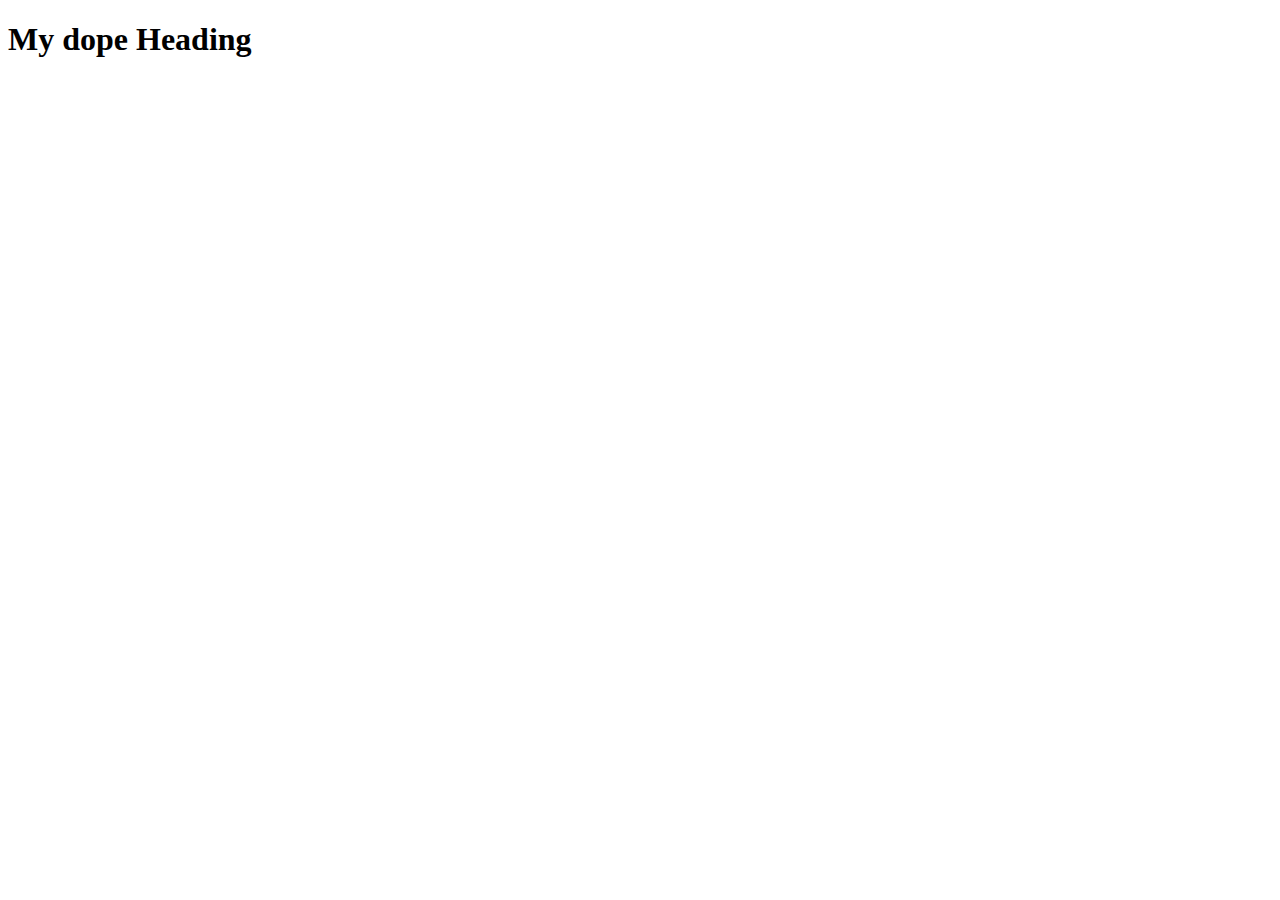
<file: index.html>
<!DOCTYPE html>
<html lang="en">

<head>
    <meta charset="UTF-8">
    <meta name="viewport" content="width=device-width, initial-scale=1.0">
    <meta http-equiv="X-UA-Compatible" content="ie=edge">
    <title>Document</title>
</head>

<body>
    <h1>My dope Heading</h1>
</body>

</html>
</file>
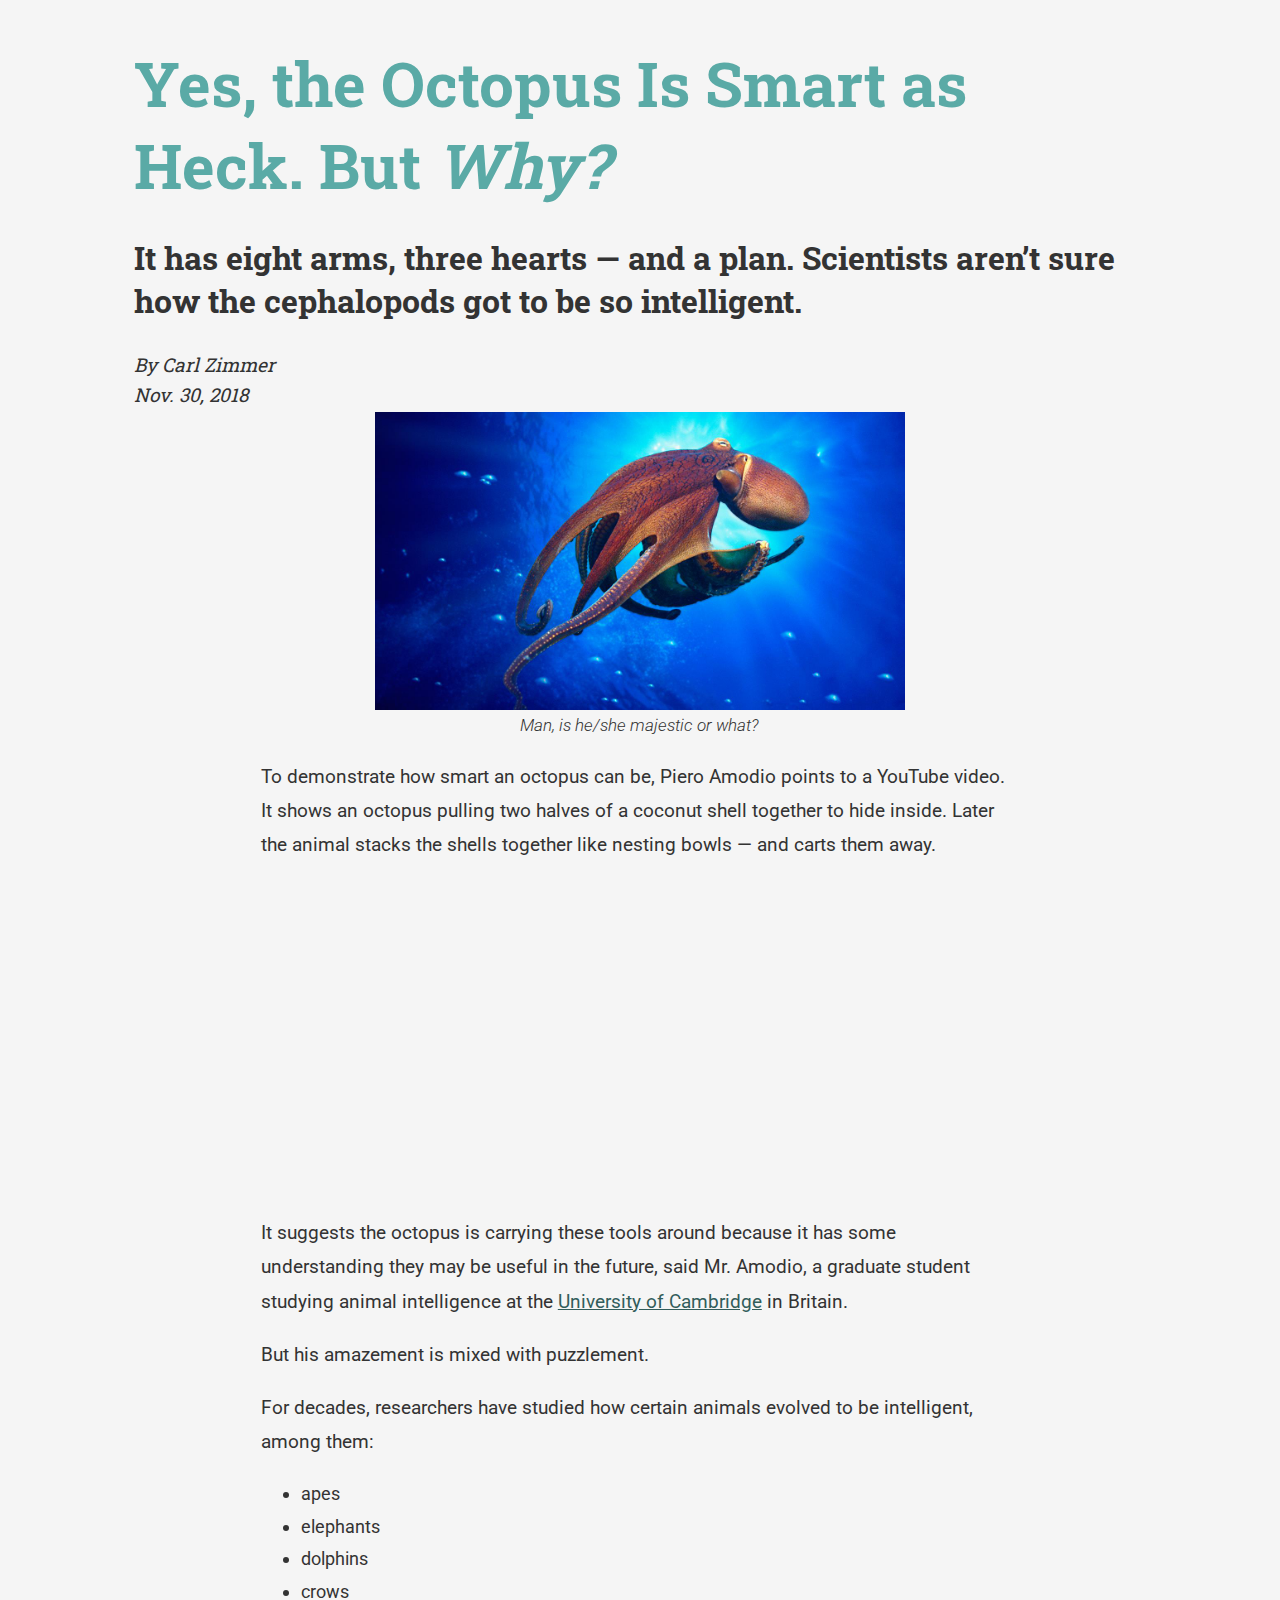
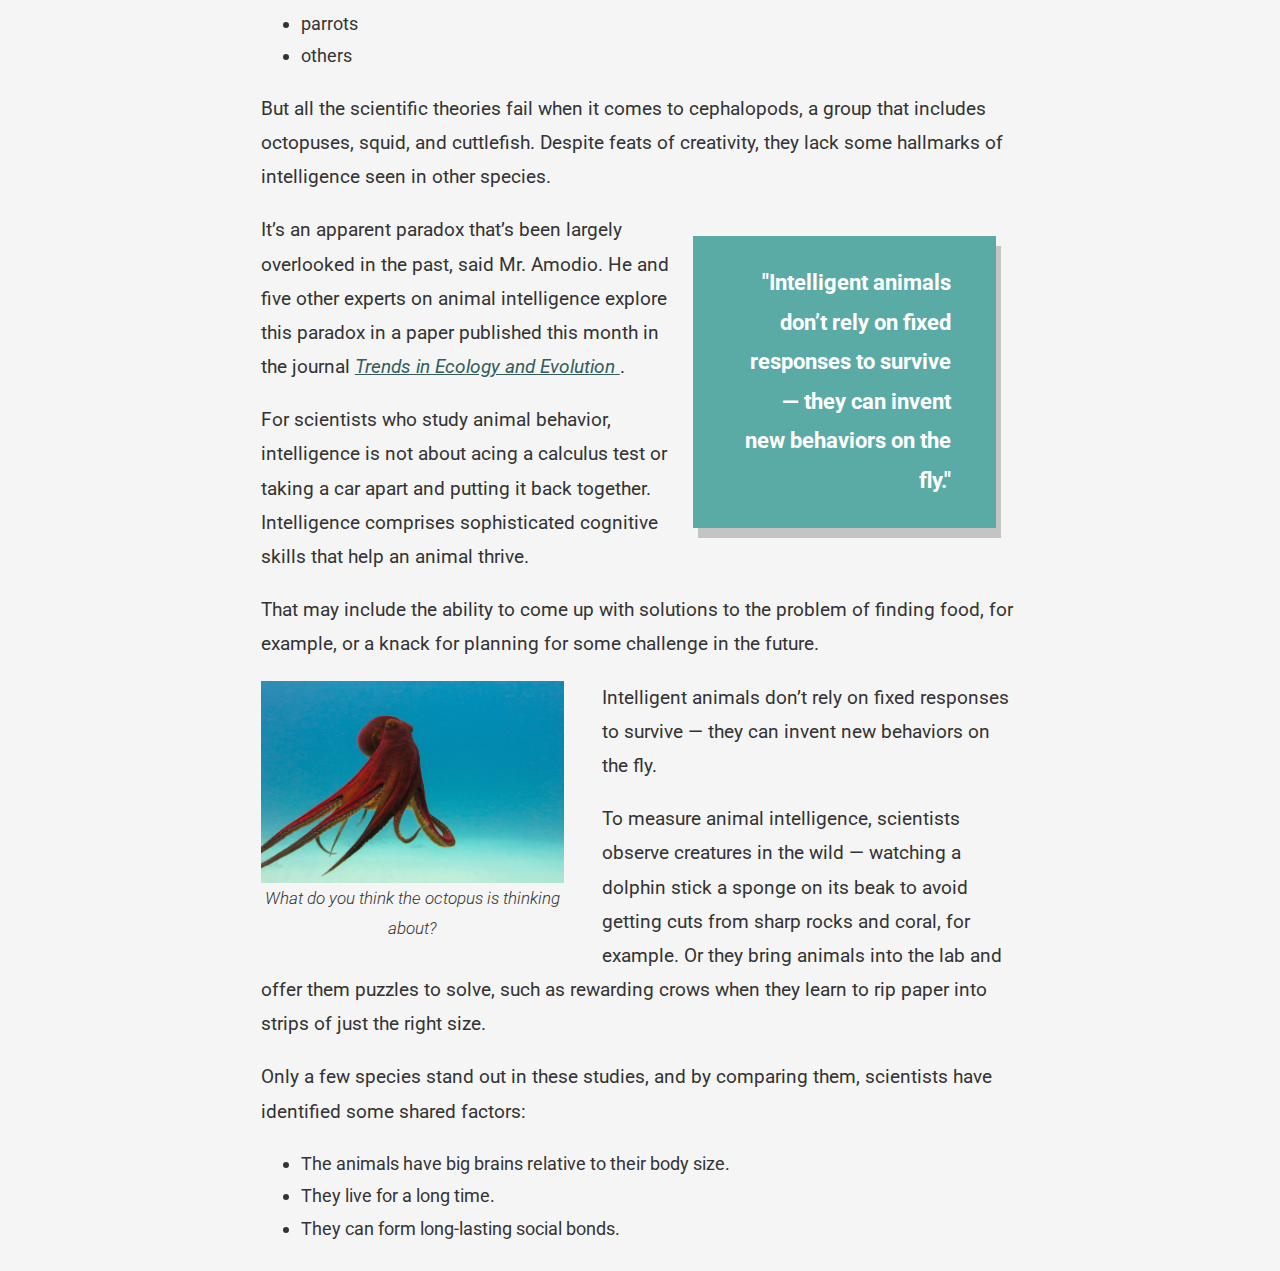
<file: project1/index.html>
<!DOCTYPE html>
<html lang="en">

<head>
    <meta charset="UTF-8">
    <meta name="viewport" content="width=device-width, initial-scale=1.0">
    <meta http-equiv="X-UA-Compatible" content="ie=edge">
    <title>Project 1- Adworetzky</title>
    <link rel="stylesheet" href="styles.css">
    <link href="https://fonts.googleapis.com/css?family=Roboto+Slab:400,700|Roboto:300,400,700" rel="stylesheet">
    <!--general white space, switch id's to classes -->

</head>

<body>
    <header>
        <h1>Yes, the Octopus Is Smart as Heck. But <i>Why?</i></h1>
        <h2>It has eight arms, three hearts — and a plan. Scientists aren’t sure how the cephalopods got to be so
            intelligent.</h2>
        <h3>By Carl Zimmer</h3>
        <h4>Nov. 30, 2018</h4>
    </header>
    <main class="clearfix">
        <figure>
            <img src="images/AlienOctopus.jpg" alt="A mystical octopus swims majestically">
            <figcaption>Man, is he/she majestic or what?</figcaption>
            <!--https://media2.s-nbcnews.com/i/MSNBC/Components/Video/201805/AlienOctopus.jpg-->
        </figure>
        <p>To demonstrate how smart an octopus can be, Piero Amodio points to a YouTube video. It shows an octopus
            pulling two halves of a coconut shell together to hide inside. Later the animal stacks the shells together
            like nesting bowls — and carts them away.</p>
        <iframe width="560" height="315" src="https://www.youtube.com/embed/1DoWdHOtlrk" frameborder="0" allow="accelerometer; autoplay; encrypted-media; gyroscope; picture-in-picture"
            allowfullscreen></iframe>
        <p>It suggests the octopus is carrying these tools around because it has some understanding they may be useful
            in the future, said Mr. Amodio, a graduate student studying animal intelligence at the <a href="https://www.cam.ac.uk/">University
                of Cambridge</a> in Britain.</p>
        <p>But his amazement is mixed with puzzlement.</p>
        <p>For decades, researchers have studied how certain animals evolved to be intelligent, among them:</p>
        <ul>
            <li>apes</li>
            <li>elephants</li>
            <li>dolphins</li>
            <li>crows</li>
            <li>parrots</li>
            <li>others</li>
        </ul>
        <p>But all the scientific theories fail when it comes to cephalopods, a group that includes octopuses, squid,
            and cuttlefish. Despite feats of creativity, they lack some hallmarks of intelligence seen in other
            species.</p>
        <div class="pullquote">
            <aside>
                <blockquote>
                    "Intelligent animals don’t rely on fixed responses to survive — they can invent new behaviors on
                    the fly."
                </blockquote>
            </aside>
        </div>
        <p>It’s an apparent paradox that’s been largely overlooked in the past, said Mr. Amodio. He and five other
            experts on animal intelligence explore this paradox in a paper published this month in the journal <a href="https://www.cell.com/trends/ecology-evolution/fulltext/S0169-5347(18)30267-2"><cite>Trends
                    in Ecology and Evolution</cite>
            </a>.
        </p>
        <p>For scientists who study animal behavior, intelligence is not about acing a calculus test or taking a car
            apart and putting it back together. Intelligence comprises sophisticated cognitive skills that help an
            animal thrive.</p>
        <p>That may include the ability to come up with solutions to the problem of finding food, for example, or a
            knack for planning for some challenge in the future.</p>
        <figure class="inline-pic">
            <img src="images\sneakyoctopus.jpg" alt="An equally majestic octopus but slightly sneaky.">
            <figcaption>What do you think the octopus is thinking about?</figcaption>
            <!--https://img.thedailybeast.com/image/upload/c_crop,d_placeholder_euli9k,h_1439,w_2560,x_0,y_0/dpr_1.5/c_limit,w_1044/fl_lossy,q_auto/v1492181040/articles/2015/05/22/does-the-octopus-have-a-soul/150521-oconnor-octopus-tease_zenfje-->
        </figure>
        <p>Intelligent animals don’t rely on fixed responses to survive — they can invent new behaviors on the fly.</p>
        <p>To measure animal intelligence, scientists observe creatures in the wild — watching a dolphin stick a sponge
            on its beak to avoid getting cuts from sharp rocks and coral, for example. Or they bring animals into the
            lab and offer them puzzles to solve, such as rewarding crows when they learn to rip paper into strips of
            just the right size.</p>
        <p>Only a few species stand out in these studies, and by comparing them, scientists have identified some shared
            factors:</p>
        <ul>
            <li>The animals have big brains relative to their body size.</li>
            <li>They live for a long time.</li>
            <li>They can form long-lasting social bonds.</li>
        </ul>
    </main>
</body>

</html>
</file>
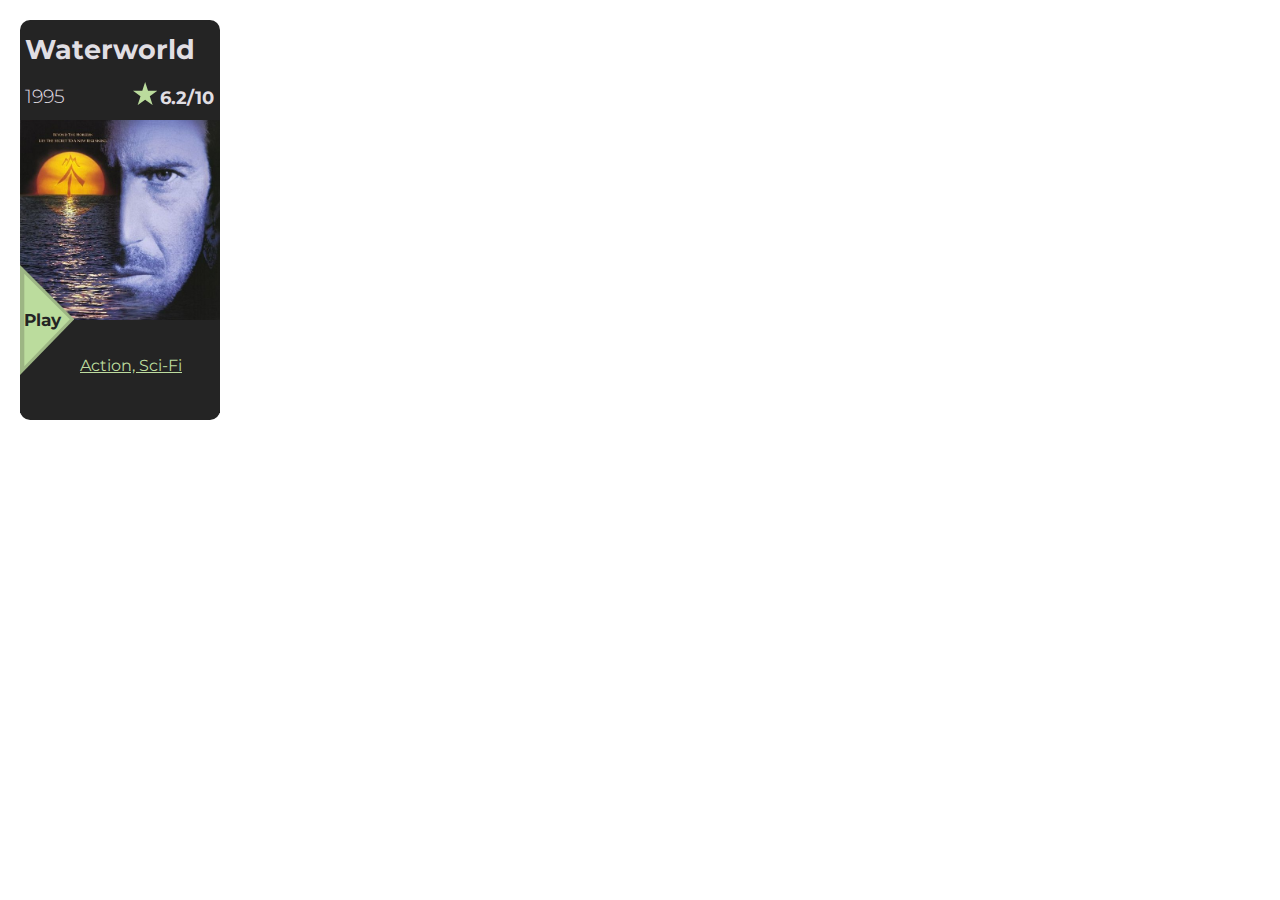
<file: project2/index.html>
<!DOCTYPE html>
<html lang="en">

<head>
    <meta charset="UTF-8">
    <meta name="viewport" content="width=device-width, initial-scale=1.0">
    <meta http-equiv="X-UA-Compatible" content="ie=edge">
    <link rel="stylesheet" href="style.css">
    <title>GD2_Project_2</title>
    <link href="https://fonts.googleapis.com/css?family=Montserrat:300,400,700" rel="stylesheet">
</head>

<body>
    <!-- a container for the full max width of the card space -->
    <div class="container">

        <!-- the top section of the card, title, year, and rating -->
        <div class="cardtop">
            <h2>Waterworld</h2>
            <h3 class="year">1995</h3>
            <a href="https://www.imdb.com/title/tt0114898/">
                <svg class="star" xmlns="http://www.w3.org/2000/svg" width="24.307" height="23.117">
                    <path fill="#bbdc9d" d="M12.153 0l2.869 8.83h9.285l-7.512 5.457 2.869 8.83-7.511-5.457-7.511 5.457 2.869-8.83L0 8.83h9.284L12.153 0z" />
                </svg>
                <h3 class="rating">6.2/10</h3>
            </a>
        </div>

        <!-- The middle section of the card, movie poster -->
        <figure>
            <img class="movieposter" src="images\waterworldposter.jpg" alt="It's Kevin Costner, looking like a snack">
            <!-- https://www.imdb.com/title/tt0114898/mediaviewer/rm2810972160 -->
        </figure>

        <!-- call to action to play trailer, not placed in card bottom div because it overlaps with the movie poster -->
        <a class="playbutton" href="https://www.youtube.com/watch?v=NpKbULrB9Z8">
            <p class="ctatext">Play</p>
            <svg xmlns="http://www.w3.org/2000/svg" width="54.21" height="109.99">
                <path fill="#9db684" d="M54.21 54.21L0 109.99V0l54.21 54.21z" />
                <path fill="#bbdc9d" d="M49.877 54.336L4.333 101.198V8.792l45.544 45.544z" />
            </svg>
        </a>

        <!-- bottom section of the card, genre tags -->
        <div class="cardbottom">
            <p class="genre-tag"><a class="genre-link" href="#">Action, </a><a class="genre-link" href="#">Sci-Fi</a></p>
        </div>
    </div>
</body>

</html>
</file>
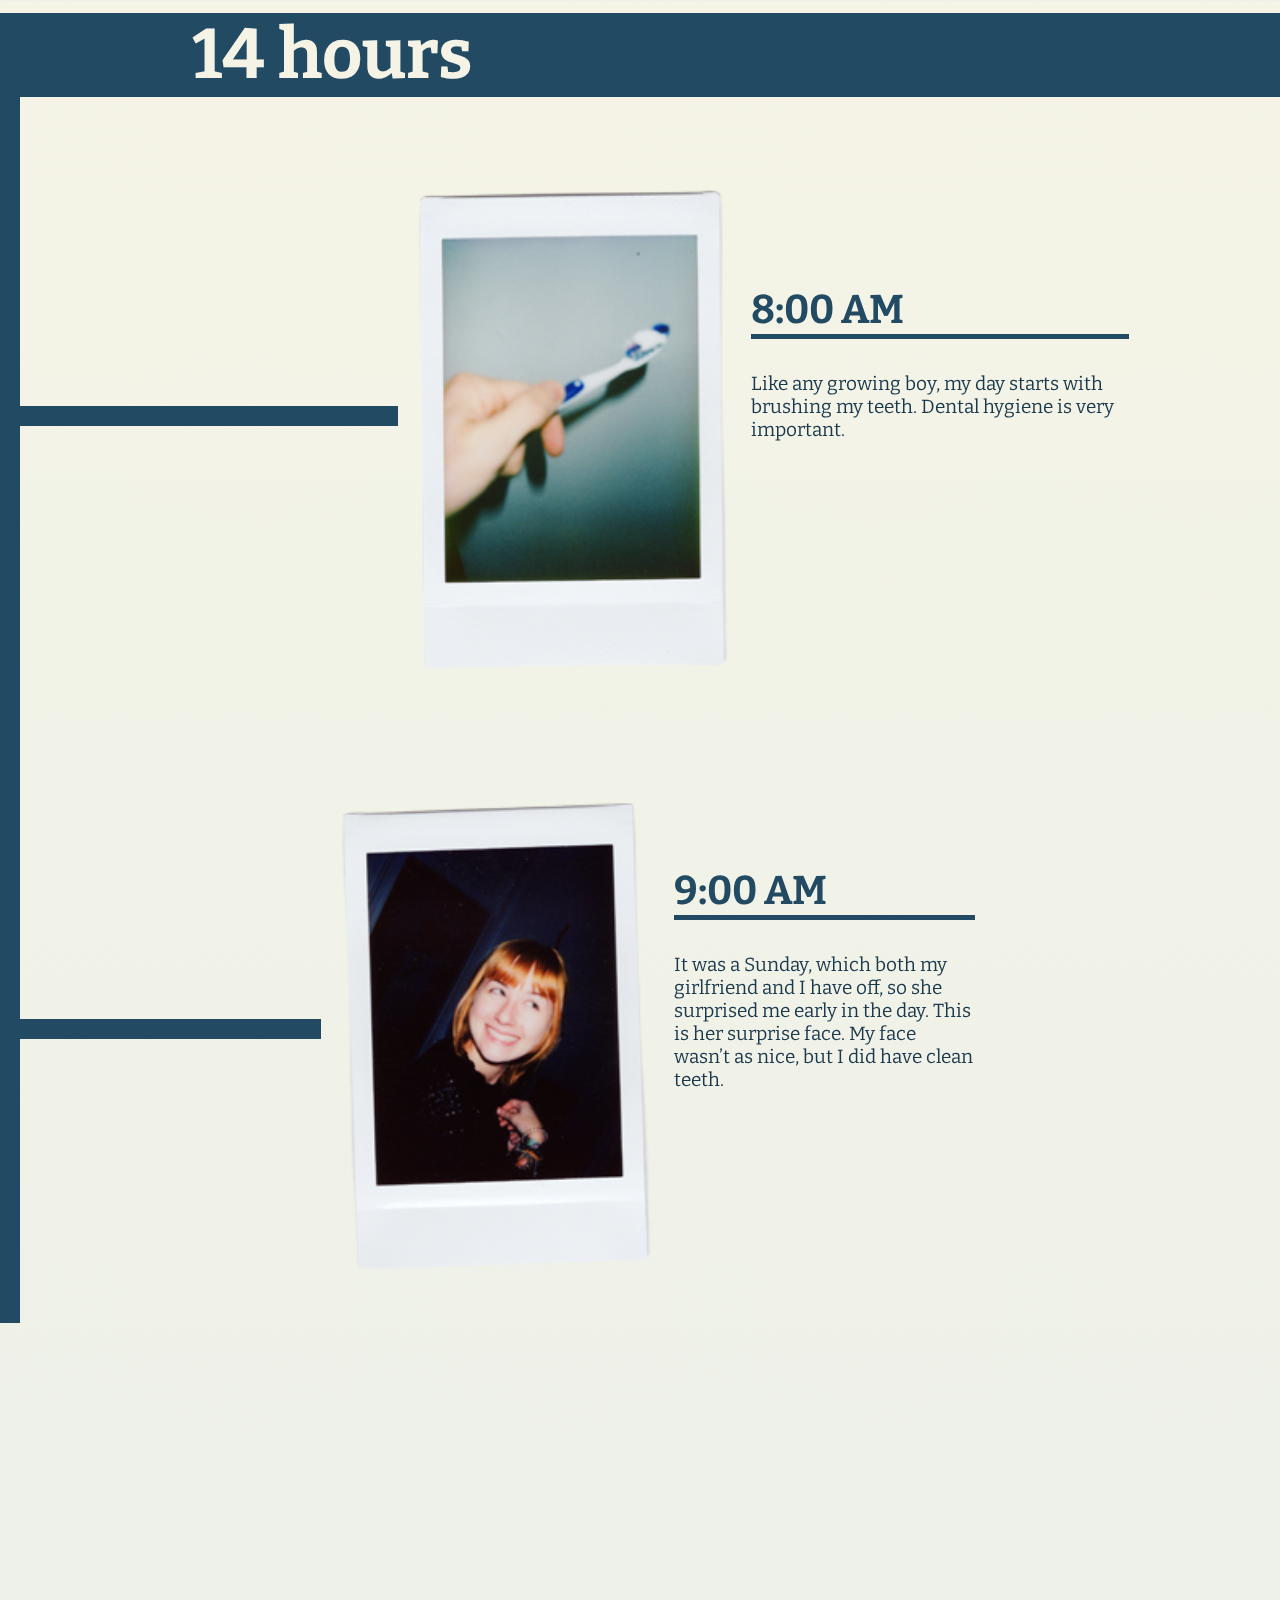
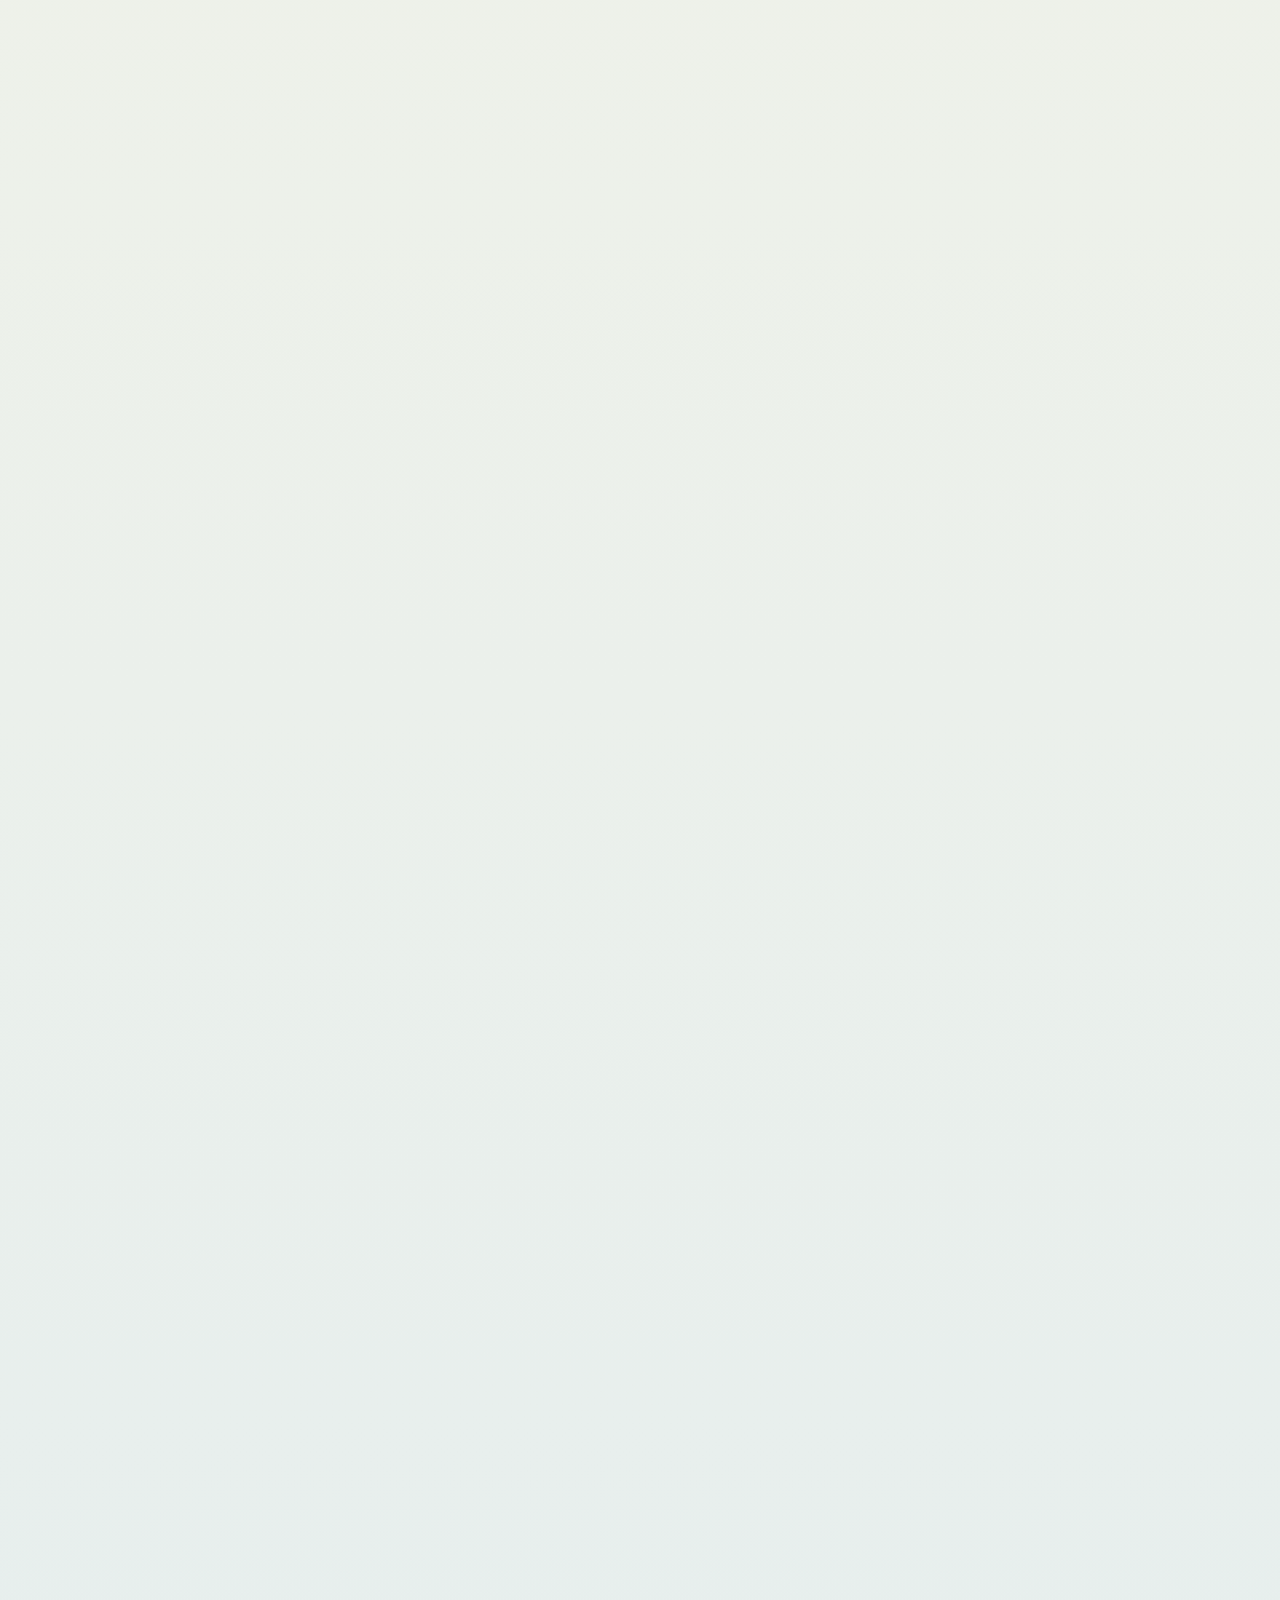
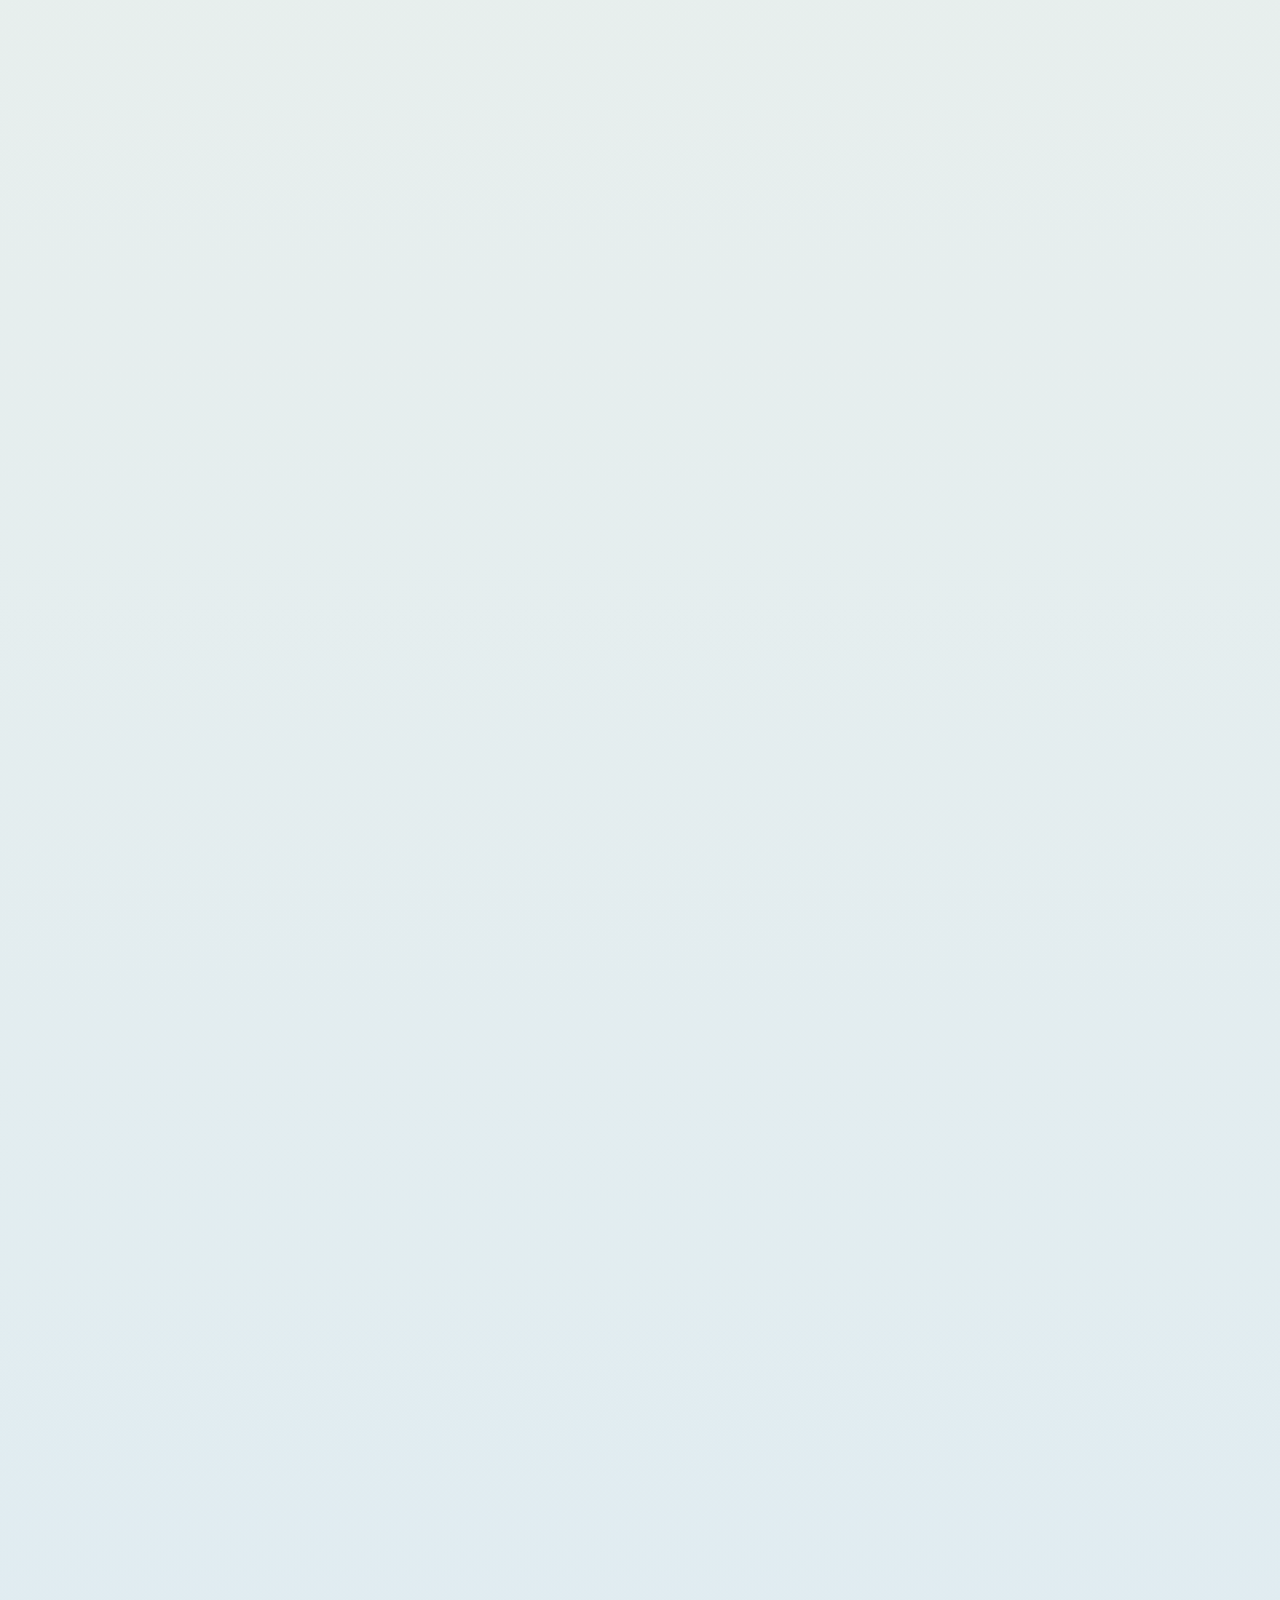
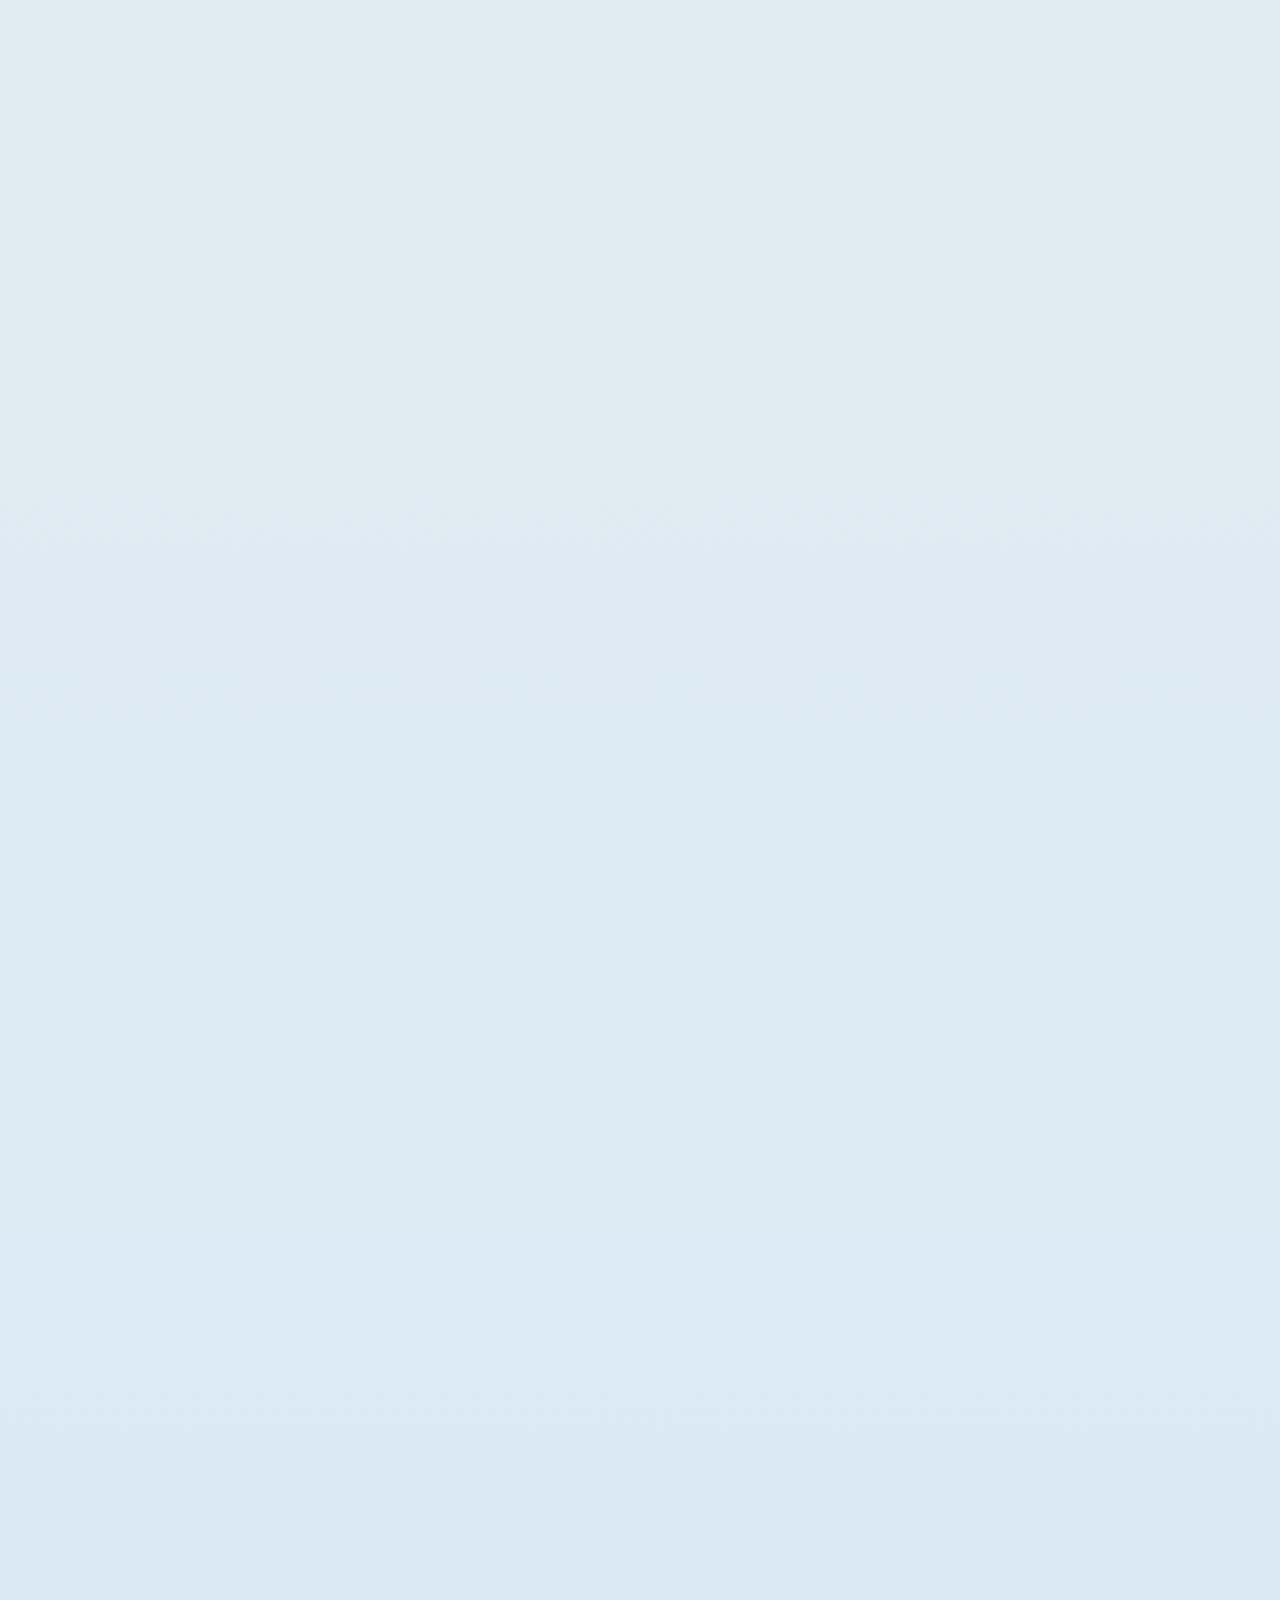
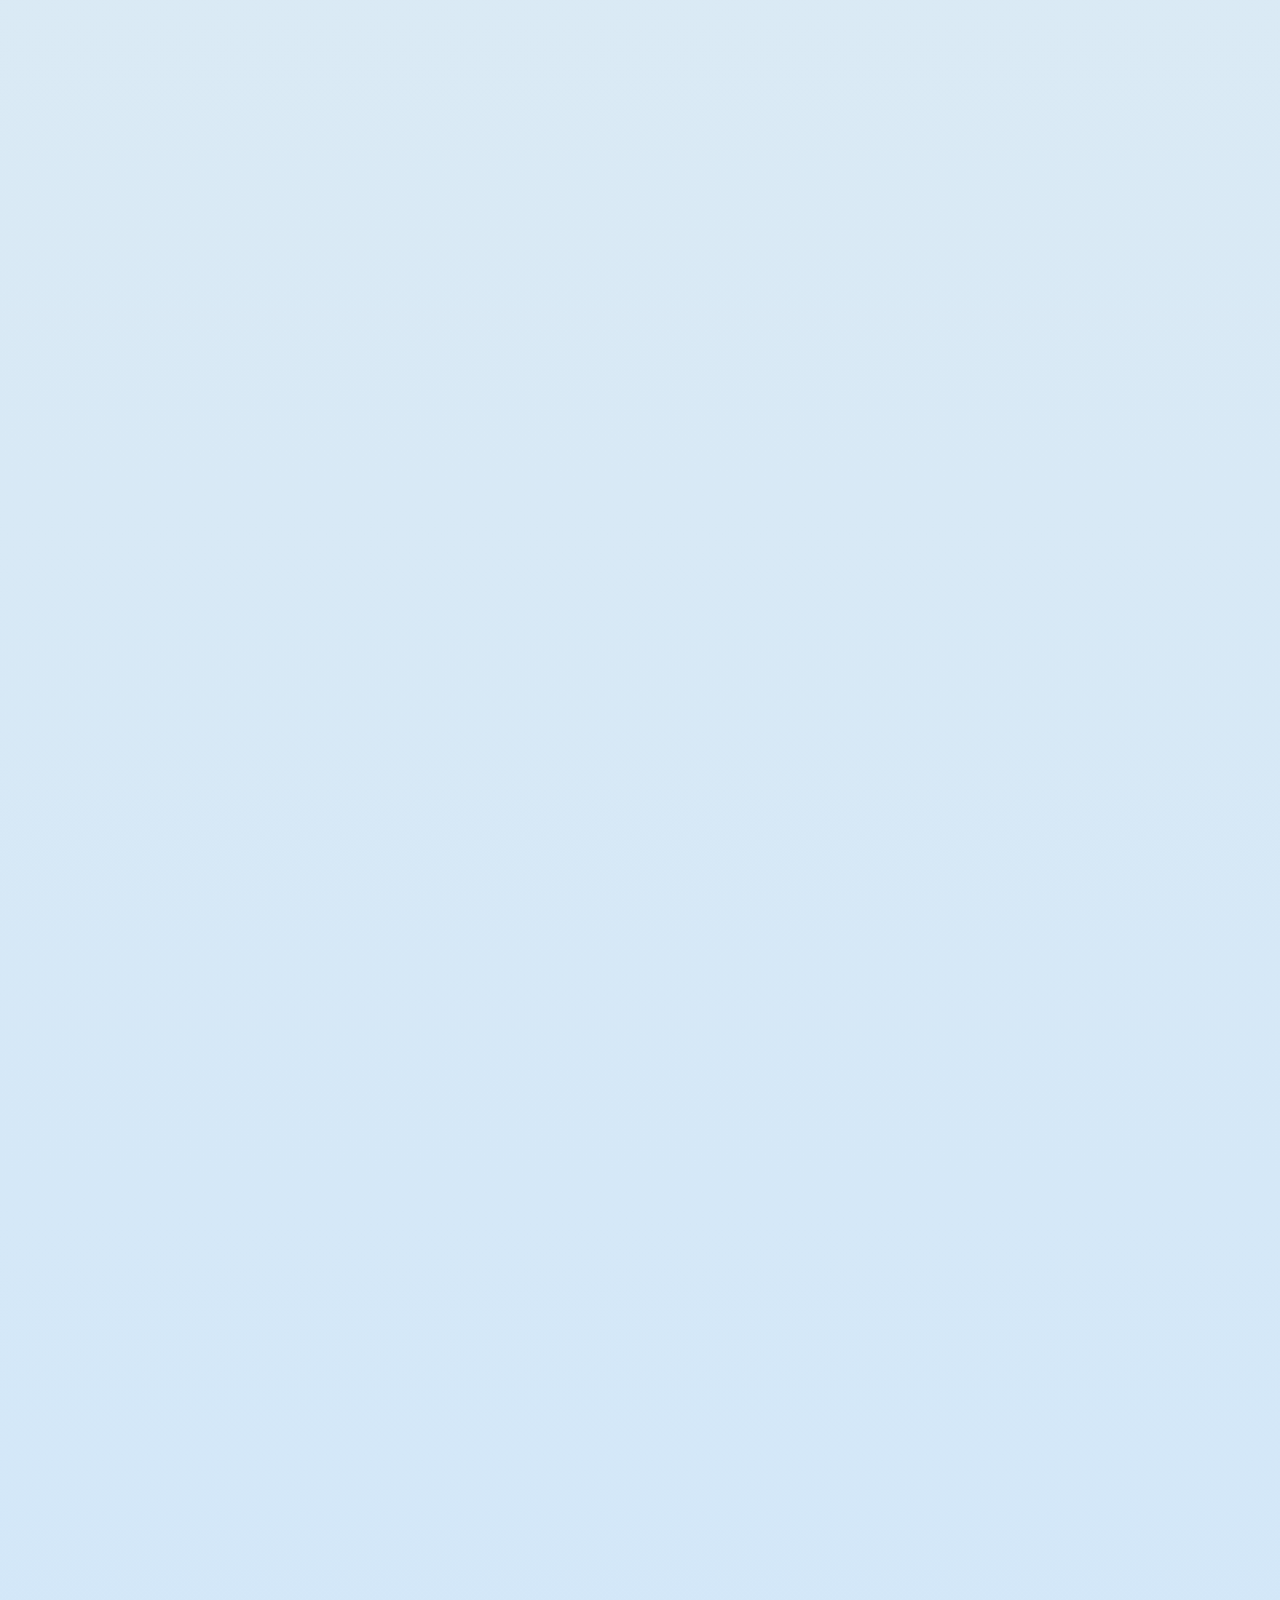
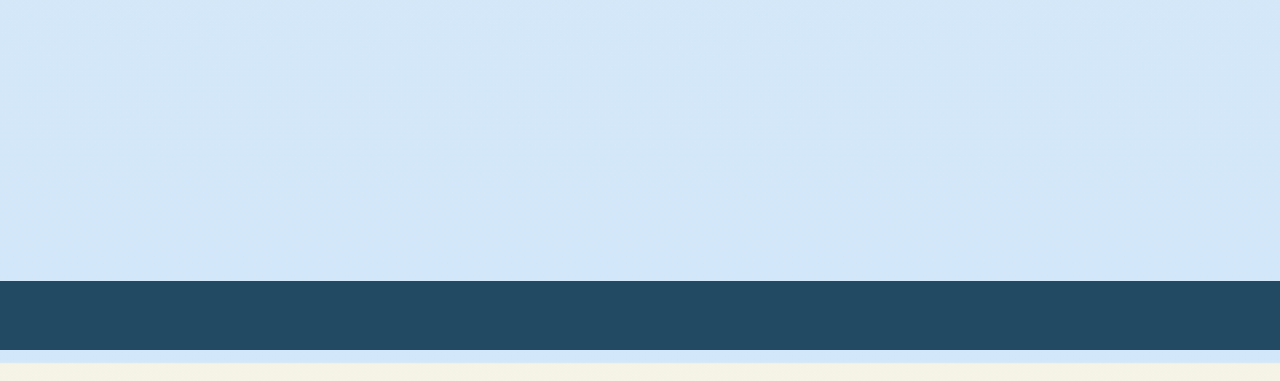
<file: project3/index.html>
<!DOCTYPE html>
<html lang="en">

<head>
    <meta charset="UTF-8">
    <meta name="viewport" content="width=device-width, initial-scale=1.0">
    <meta http-equiv="X-UA-Compatible" content="ie=edge">
    <title>project3</title>
    <link rel="stylesheet" href="style.css">
    <link href="https://fonts.googleapis.com/css?family=Bitter:400,700" rel="stylesheet">
    <link rel="stylesheet" href="https://unpkg.com/aos@next/dist/aos.css" />
</head>

<body>
    <script src="https://unpkg.com/aos@next/dist/aos.js"></script>
    <script>
        AOS.init();
    </script>
    <!-- Title -->
    <h1>14 hours</h1>
    <!-- Timeline section -->
    <div class="timeline-item" data-aos="fade-right">
        <img src="images/1.png" alt="An instant photo of a toothbrush with toothpaste on it">
        <div class="timeline-content">
            <h2>8:00 AM</h2>
            <p>Like any growing boy, my day starts with brushing my teeth. Dental hygiene is very important.</p>
        </div>
    </div>
    <div class="timeline-item-odd" data-aos="fade-right">
        <img src="images/2.png" alt="A photo of a smiling woman named kacey making a goofy face">
        <!-- I assumed from here on out it was safe to refer to the "woman in the photo" by her name because presumably the reader is reading from beginning to end -->
        <div class="timeline-content">
            <h2>9:00 AM</h2>
            <p>It was a Sunday, which both my girlfriend and I have off, so she surprised me early in the day. This is
                her surprise face. My face wasn’t as nice, but I did have clean teeth.</p>
        </div>
    </div>
    <div class="timeline-item" data-aos="fade-right">
        <img src="images/3.png" alt="A photo of kacey wearing cat-eye sunglasses in the passenger seat of a car">
        <div class="timeline-content">
            <h2>10:00 AM</h2>
            <p>We had been wanting to go to the zoo for a while now because they have her favorite animal in the world
                there: the magical <a href="https://en.wikipedia.org/wiki/Dik-dik">Dik-Dik</a>.</p>
            <p>It was at this point that I told Kacey I was documenting the day for a project. Her response was to
                immediately pull out these cool cat-eye sunglasses and say “share these with the class and tell them I
                say hi.” So… Kacey says “hi”, class.</p>
        </div>
    </div>
    <div class="timeline-item-odd" data-aos="fade-right">
        <img class="landscape" src="images/4.png"
            alt="A photo of kacey standing in from of a truck with the name Brody written on it">
        <div class="timeline-content">
            <h2>11:00 AM</h2>
            <p>After breakfast at The Paper Moon Diner in Hamden, we found this moving truck with Kacey’s brother’s name
                on the back which obviously required a picture.</p>
        </div>
    </div>
    <div class="timeline-item" data-aos="fade-right">
        <img src="images/5.png" alt="A photo of me walking in a park area looking awkwardly back at the camera">
        <div class="timeline-content">
            <h2>12:00 PM</h2>
            <p>Then we finally went to the Rawlings Conservatory. Outside, I handed my camera to Kacey (who hates taking
                pictures) and she said, “I’m going to make you look moody. Art school people like moody.” So, I present
                to you “a moody man standing alone.”</p>
        </div>
    </div>
    <div class="timeline-item-odd" data-aos="fade-right">
        <img src="images/6.png" alt="A photo of Kacey taking a picture of me in a garden">
        <div class="timeline-content">
            <h2>1:00 PM</h2>
            <p>Once we were inside, we found tons of interesting flowers and rocks. Kacey and I both spent a long time
                in Florida before moving here so the super-humid warm air in the conservatory was really nice and made
                us both smile. She was much more accepting of me taking photos after that. Well, that and the fact that
                I had snacks. She’s very snack-driven.</p>
        </div>
    </div>
    <div class="timeline-item" data-aos="fade-right">
        <img src="images/7.png" alt="A photo of me, standing awkwardly under some foliage">
        <div class="timeline-content">
            <h2>2:00 PM</h2>
            <p>I like to think I’m not a super awkward person but I have my quirks. However, when people take pictures
                of me I have no idea what to do with my hands and my mouth makes this weird square shape like I’m trying
                to keep a frog from jumping out. Kacey finds this very funny so I can see her wait until I’m the most
                uncomfortable I can possibly be and then *snap*.</p>
        </div>
    </div>
    <div class="timeline-item-odd" data-aos="fade-right">
        <img src="images/8.png" alt="An overexposed photo of me, standing under a tree ">
        <div class="timeline-content">
            <h2>3:00 PM</h2>
            <p>Not all pictures work well. This is an example of one that did not go well. It made Kacey very sad but I
                enjoyed it because… seriously look how awkward I am. The photo gods smiled on me and said “nope, we’re
                going to wash this one out.”
            </p>
        </div>
    </div>
    <div class="timeline-item" data-aos="fade-right">
        <img src="images/9.png" alt="A photo of me from the back while I look at my camera">
        <div class="timeline-content">
            <h2>4:00 PM</h2>
            <p>We left the conservatory and went to the zoo. We both got very excited about the animals and forgot to
                take pictures fo almost the whole hour and then I remembered and asked Kacey to take a picture of a
                giraffe we were looking at. Her version of a joke was to take me instead and title it “The Urban
                Giraffe.” Is my neck that long?
            </p>
        </div>
    </div>
    <div class="timeline-item-odd" data-aos="fade-right">
        <img src="images/10.png"
            alt="A photo of a sign that reads: zoo improvement zone, Dik Dik currently off exhibit">
        <div class="timeline-content">
            <h2>5:00 PM</h2>
            <p>Due to my lack of googling effectively, the Dik-Dik was currently somewhere else because they are redoing
                the zoo. I have never seen someone’s hope and dreams dashed by such an unassuming object like a tiny
                sign.</p>
            <p>It might as well have said, “go home dreamer, no fluffy stuff for you today.” It didn’t help that a pack
                of school children found the sign hilarious because of the poor little Dik-Dik’s name.</p>
        </div>
    </div>
    <div class="timeline-item" data-aos="fade-right">
        <img src="images/11.png" alt="A photo of me taking a picture of kacey">
        <div class="timeline-content">
            <h2>6:00 PM</h2>
            <p>I handed Kacey my Instax camera because she’s bad with things that have a ton of button. But while she
                was shooting that one I was shooting on a Canon 6D. It’s always fun at the end of a day to find places
                where we took pictures of the same thing with different eyes and gear and they come out completely
                different. I usually make fun of the fact that the vantage point is 2 feet shorter than mine. She’s
                short. It’s funny. Don’t question my humor.
            </p>
        </div>
    </div>
    <div class="timeline-item-odd" data-aos="fade-right">
        <img src="images/12.png" alt="A photo of me petting a sign with a picture of a cheetah on it">
        <div class="timeline-content">
            <h2>7:00 PM</h2>
            <p>My favorite animal is the cheetah and we finally found the exhibit after walking around for ages. Kacey
                told me to make the same face as the cheetah and right at the last second I changed and pet the picture
                of him instead. Cheetah doesn’t care. Cheetah is too fast for Kacey's antics.
            </p>
        </div>
    </div>
    <div class="timeline-item" data-aos="fade-right">
        <img src="images/13.png" alt="A photo of kacey looking at her phone angrily in the passenger seat of my car">
        <div class="timeline-content">
            <h2>8:00 PM</h2>
            <p>Did we get lost on the way home? Yep. Did Kacey blame me and my “perfect sense of direction”? Yep. Am I
                still in the doghouse for that one? Maybe.
            </p>
        </div>
    </div>
    <div class="timeline-item-odd" data-aos="fade-up">
        <img class="landscape" src="images/14.png"
            alt="A photo of both of us where I'm making a satified face and kacey looks bored and angry">
        <div class="timeline-content">
            <h2>9:00 PM</h2>
            <p>I didn’t capture the look of disappointment when Kacey couldn’t see a Dik-Dik so I reminded her and then
                took a photo. This pretty much sums up the day. Thanks, Maryland Zoo, for destroying hopes and dreams.
            </p>
        </div>
    </div>
</body>

</html>
</file>
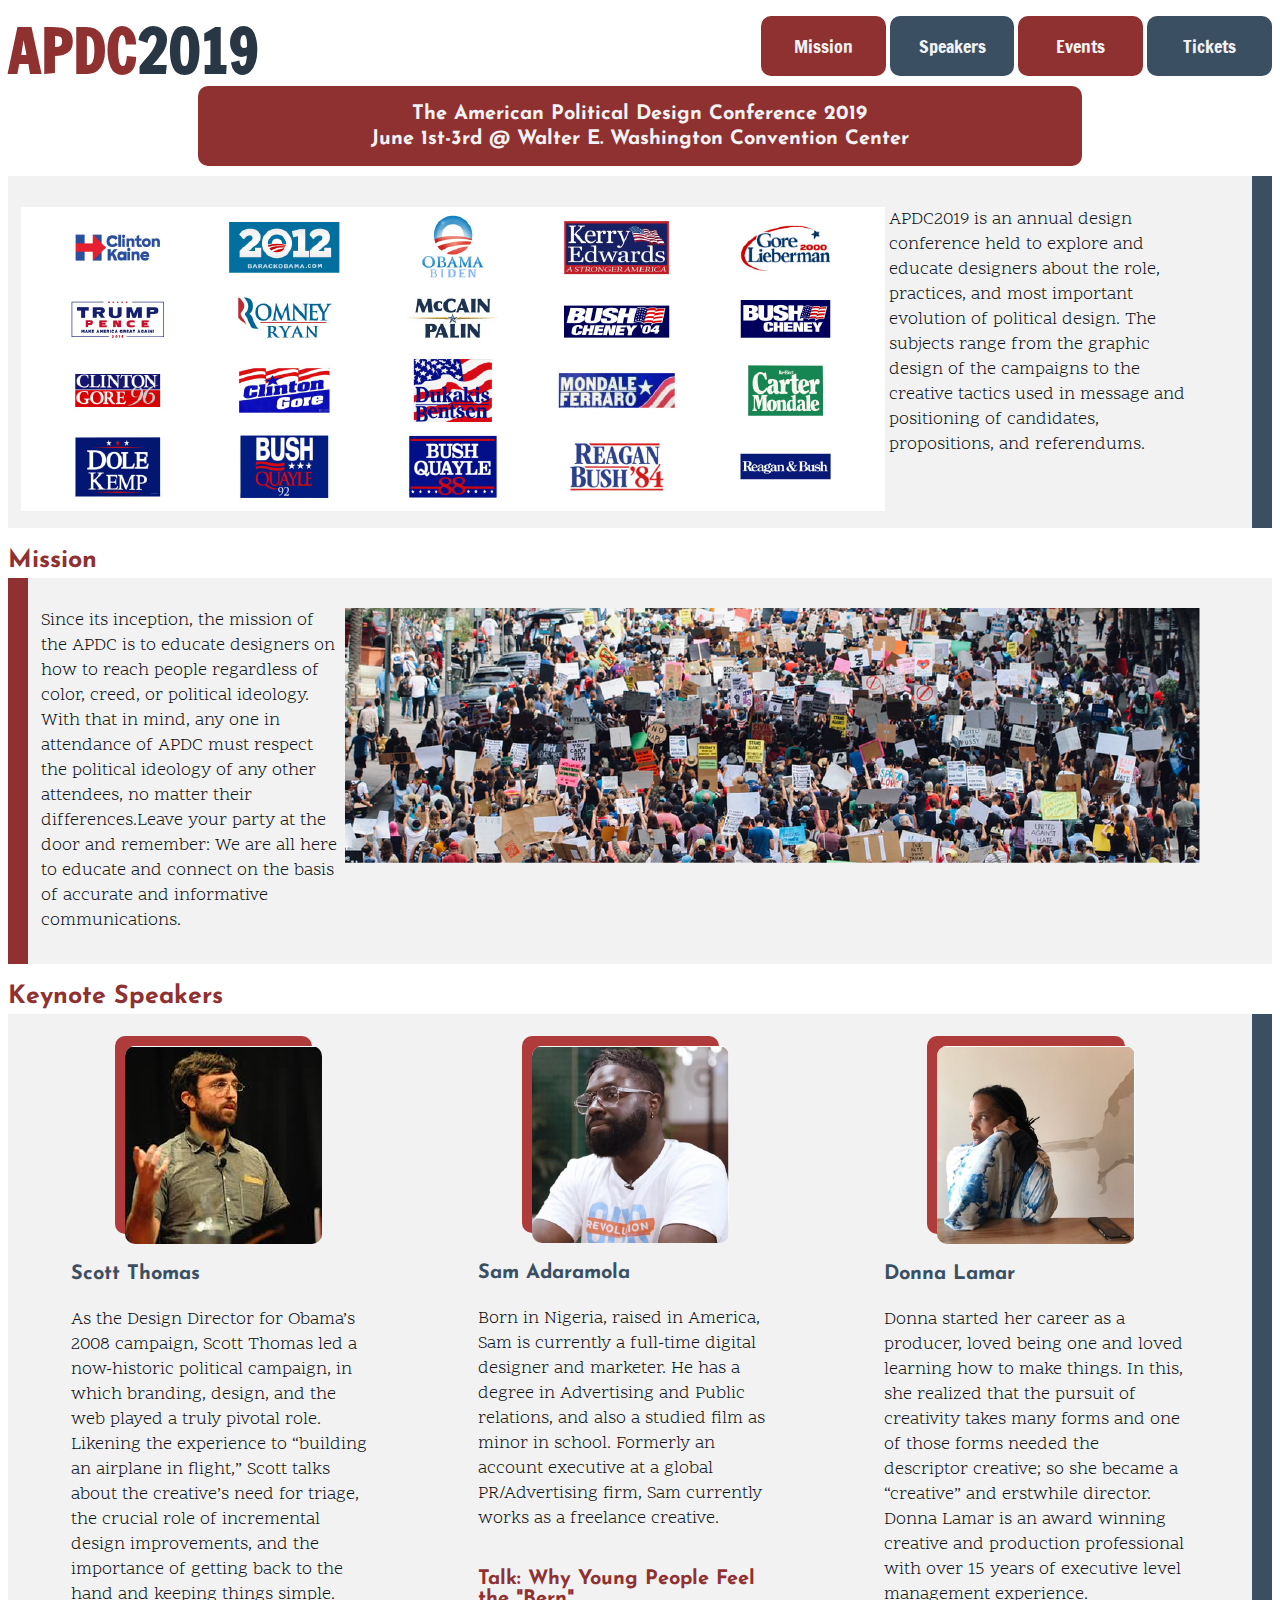
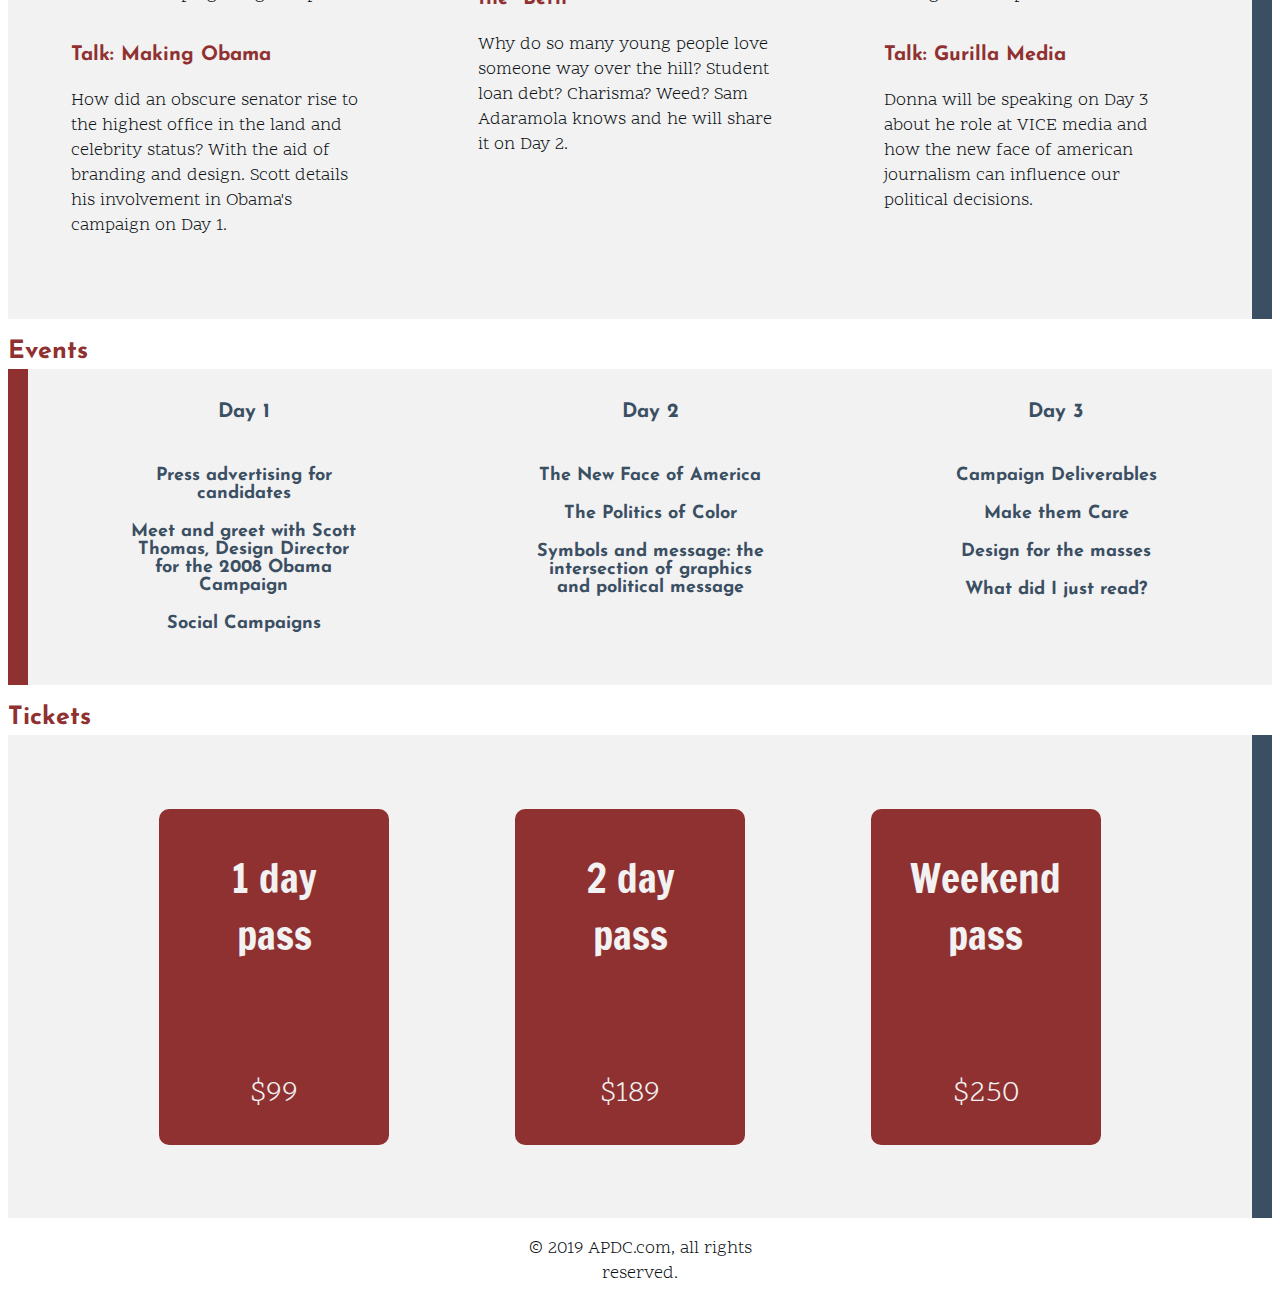
<file: project4/index.html>
<!DOCTYPE html>
<html lang="en">

<head>
    <meta charset="UTF-8">
    <meta name="viewport" content="width=device-width, initial-scale=1.0">
    <meta http-equiv="X-UA-Compatible" content="ie=edge">
    <title>project4</title>
    <link rel="stylesheet" href="style.css">
    <link href="https://fonts.googleapis.com/css?family=Francois+One|Josefin+Sans:700|Scope+One" rel="stylesheet">
</head>

<body>
    <!-- nav and header -->
    <div class="the_official_angelique_site_wrapper">
        <header>
            <h1 class="tracking-in-expand">APDC<span>2019</span></h1>
            <nav>
                <ul>
                    <li class="nav_button_red"><a class="nav_link" href="#mission">Mission</a></li>
                    <li class="nav_button_blue"><a class="nav_link" href="#speakers">Speakers</a></li>
                    <li class="nav_button_red"><a class="nav_link" href="#events">Events</a></li>
                    <li class="nav_button_blue"><a class="nav_link" href="#tickets">Tickets</a></li>
                </ul>
            </nav>
        </header>
        <main>
            <!-- site banner -->
            <div class="banner color-change-2x">
                <a class="ticket_link" href="#tickets">
                    <h2>The American Political Design Conference 2019</h2>
                    <h2>June 1st-3rd @ Walter E. Washington Convention Center</h2>
                </a>
            </div>

            <!-- intro -->
            <section class="right_border">
                <img src="images\asset5.png"
                    alt="A photogrid of the various different campaign logos from the last 30 years">
                <p>APDC2019 is an annual design conference held to explore and educate designers about the role,
                    practices, and most important evolution of political design. The subjects range from the graphic
                    design of the campaigns to the creative tactics used in message and positioning of candidates,
                    propositions, and referendums.
                </p>
            </section>

            <!-- mission -->
            <h3 id="mission">Mission</h3>
            <section class="left_border">
                <p>Since its inception, the mission of the APDC is to educate designers on how to reach people
                    regardless of color, creed, or political ideology. With that in mind, any one in attendance of APDC
                    must respect the political ideology of any other attendees, no matter their differences.Leave your
                    party
                    at the door and remember: We are all here to educate and connect on the basis of accurate and
                    informative
                    communications.</p>
                <img src="images\asset4.png"
                    alt="a group of protesters marching while holding sign that generally seem to be anti-hate speech">
            </section>

            <!-- speakers -->
            <h3 id="speakers">Keynote Speakers</h3>
            <section class="right_border">
                <div class="speaker_wrapper">
                    <div class="speaker_card">
                        <img class="speaker-image" src="images\asset3.png"
                            alt="a photo of scott thomas speaking at a podium">
                        <h4>Scott Thomas</h4>
                        <p>As the Design Director for Obama’s 2008 campaign, Scott Thomas led a now-historic political
                            campaign, in which branding, design, and the web played a truly pivotal role. Likening the
                            experience to “building an airplane in flight,” Scott talks about the creative’s need for
                            triage, the crucial role of incremental design improvements, and the importance of getting
                            back to the hand and keeping things simple.
                        </p>
                        <h4 class="talk_title">Talk: Making Obama</h4>
                        <p class="talk_details">How did an obscure senator rise to the highest office in the land and
                            celebrity status? With the aid of branding and design. Scott details his involvement in
                            Obama's campaign on Day 1.
                        </p>
                        <!-- https://99u.adobe.com/videos/5821/scott-thomas-designing-the-obama-campaign -->
                    </div>
                    <div class="speaker_card">
                        <img class="speaker-image" src="images\asset2.png"
                            alt="a photo of sam adaramola sitting during an interview">
                        <h4>Sam Adaramola</h4>
                        <p>Born in Nigeria, raised in America, Sam is currently a full-time digital designer and
                            marketer.
                            He
                            has a
                            degree in Advertising and Public relations, and also a studied film as minor in school.
                            Formerly
                            an
                            account executive at a global PR/Advertising firm, Sam currently works as a freelance
                            creative.
                        </p>
                        <h4 class="talk_title">Talk: Why Young People Feel the "Bern"</h4>
                        <p class="talk_details">Why do so many young people love someone way over the hill? Student loan
                            debt? Charisma? Weed? Sam Adaramola knows and he will share it on Day 2.
                        </p>
                        <!-- http://afropolitanyouth.org/2016-aya-career-exploration-day/-->
                    </div>
                    <div class="speaker_card">
                        <img class="speaker-image" src="images\asset1.png"
                            alt="a photo of donna lamar sitting at a desk with her phone while looking out of frame">
                        <h4>Donna Lamar</h4>
                        <p>Donna started her career as a producer, loved being one and loved learning how to make
                            things. In
                            this,
                            she realized that the pursuit of creativity takes many forms and one of those forms needed
                            the
                            descriptor creative; so she became a “creative” and erstwhile director. Donna Lamar is an
                            award
                            winning
                            creative and production professional with over 15 years of executive level management
                            experience.
                        </p>
                        <h4 class="talk_title">Talk: Gurilla Media</h4>
                        <p class="talk_details">Donna will be speaking on Day 3 about he role at VICE media and how the
                            new face of american
                            journalism can influence our political decisions.
                        </p>
                        <!-- http://www.stalkingmuses.com/about -->
                    </div>
                </div>
            </section>

            <!-- events -->
            <h3 id="events">Events</h3>
            <section class="left_border">
                <div class="event_wrapper">
                    <div class="day_wrapper">
                        <h4>Day 1</h4>
                        <ul class="event_list">
                            <li><a class="event_link" href="event.html">Press advertising for candidates</a></li>
                            <li> <a class="event_link" href="event.html">
                                    Meet and greet with Scott Thomas, Design Director for the 2008 Obama Campaign </a>
                            </li>
                            <li> <a class="event_link" href="event.html">
                                    Social Campaigns</a></li>
                        </ul>
                    </div>
                    <div class="day_wrapper">
                        <h4>Day 2</h4>
                        <ul class="event_list">
                            <li><a class="event_link" href="event.html">The New Face of America</a></li>
                            <li><a class="event_link" href="event.html">The Politics of Color</a></li>
                            <li><a class="event_link" href="event.html">Symbols and message: the intersection of
                                    graphics and
                                    political
                                    message</a></li>
                        </ul>
                    </div>
                    <div class="day_wrapper">
                        <h4>Day 3</h4>
                        <ul class="event_list">
                            <li><a class="event_link" href="event.html">Campaign Deliverables</a></li>
                            <li><a class="event_link" href="event.html">Make them Care</a></li>
                            <li><a class="event_link" href="event.html">Design for the masses</a></li>
                            <li><a class="event_link" href="event.html">What did I just read?</a></li>
                        </ul>
                    </div>
                </div>
            </section>
            <!-- buy tickets -->
            <h3 id="tickets">Tickets</h3>
            <section class="right_border">
                <div class="ticket_wrapper">
                    <div class="ticket">
                        <a class="ticket_link" href="ticket.html">
                            <p class="day_pass">1 day pass</p>
                            <p class="price">$99</p>
                        </a>
                    </div>
                    <div class="ticket">
                        <a class="ticket_link" href="ticket.html">
                            <p class="day_pass">2 day pass</p>
                            <p class="price">$189</p>
                        </a>
                    </div>

                    <div class="ticket">
                        <a class="ticket_link" href="ticket.html">
                            <p class="day_pass">Weekend pass</p>
                            <p class="price">$250</p>
                        </a>
                    </div>

                </div>
            </section>
        </main>
        <footer>
            <p>&copy; 2019 APDC.com, all rights reserved.<p>
        </footer>
    </div>
</body>

</html>
</file>
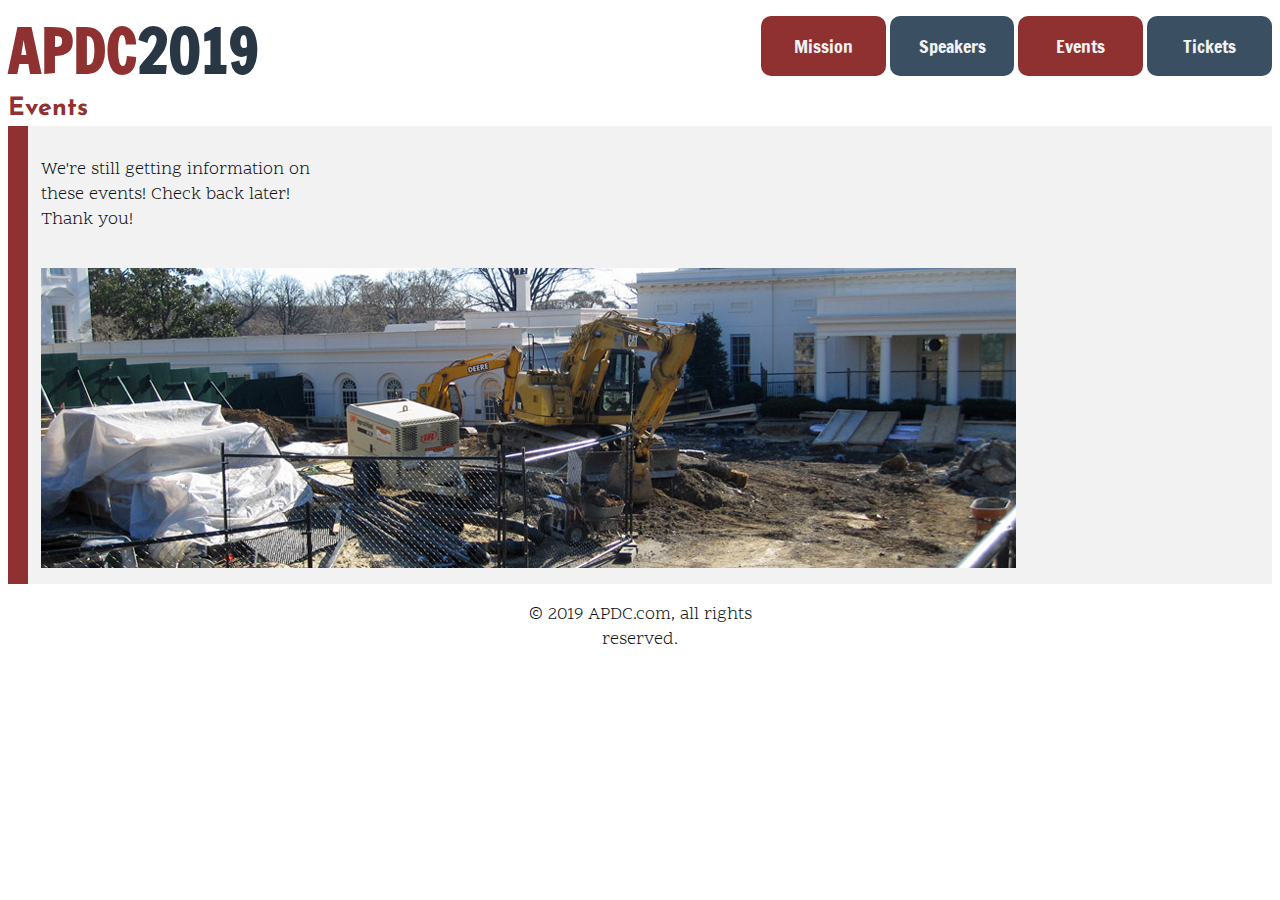
<file: project4/event.html>
<!DOCTYPE html>
<html lang="en">

<head>
    <meta charset="UTF-8">
    <meta name="viewport" content="width=device-width, initial-scale=1.0">
    <meta http-equiv="X-UA-Compatible" content="ie=edge">
    <title>project4</title>
    <link rel="stylesheet" href="style.css">
    <link href="https://fonts.googleapis.com/css?family=Francois+One|Josefin+Sans:700|Scope+One" rel="stylesheet">

</head>

<body>
    <div class="the_official_angelique_site_wrapper">
        <header>
            <a href="index.html">
                <h1 class="tracking-in-expand">APDC<span>2019</span></h1>
            </a>
            <nav>
                <ul>
                    <li class="nav_button_red"><a class="nav_link" href="index.html#mission">Mission</a></li>
                    <li class="nav_button_blue"><a class="nav_link" href="index.html#speakers">Speakers</a></li>
                    <li class="nav_button_red"><a class="nav_link" href="index.html#events">Events</a></li>
                    <li class="nav_button_blue"><a class="nav_link" href="index.html#tickets">Tickets</a></li>
                </ul>
            </nav>
        </header>

        <h3 id="mission">Events</h3>
        <section class="left_border">
            <p> We're still getting information on these events! Check back later! Thank you!</p>
            <img src="images\asset6.jpg" alt="">
        </section>
        <footer>
            <p>&copy; 2019 APDC.com, all rights reserved.<p>
        </footer>
    </div>

</body>
</file>
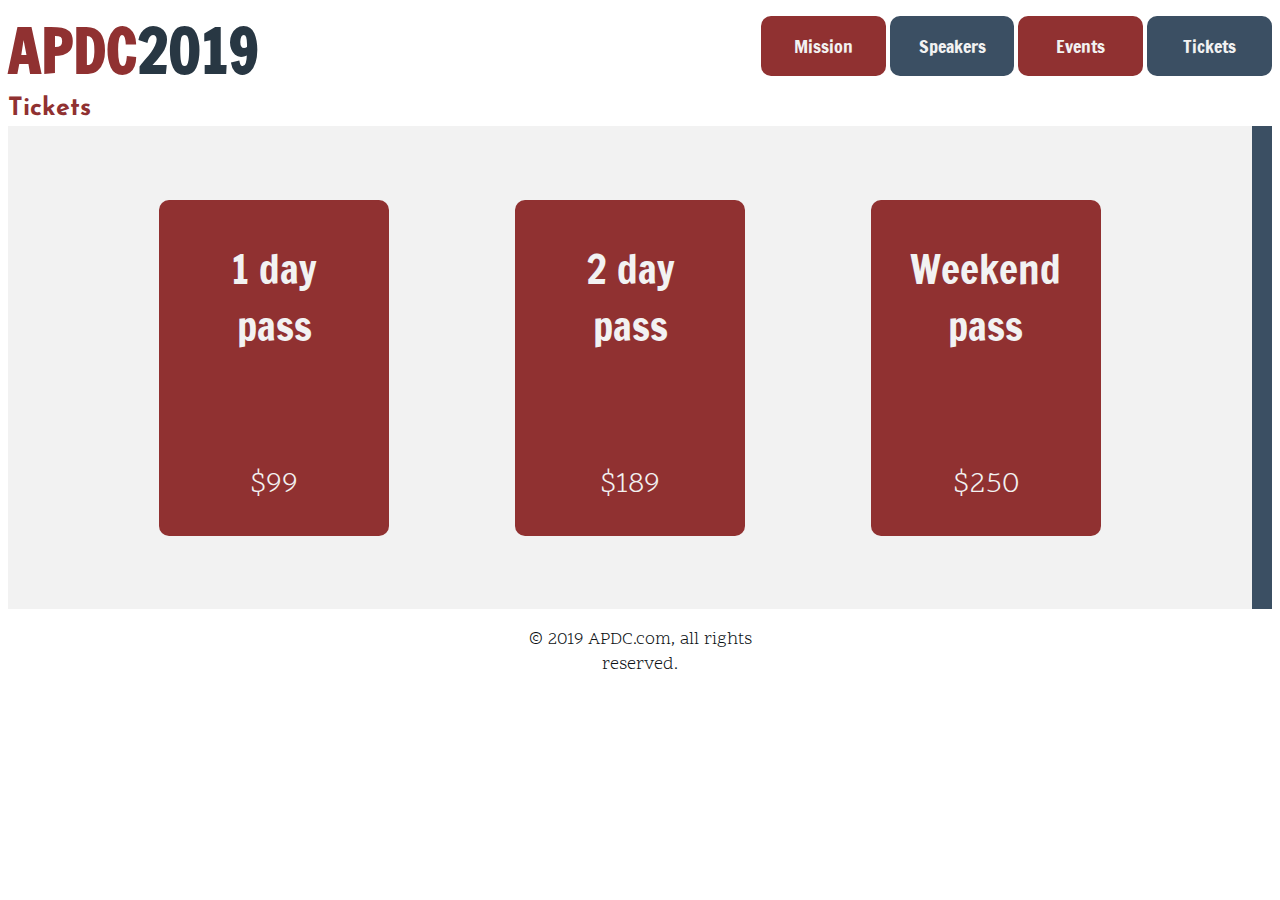
<file: project4/ticket.html>
<!DOCTYPE html>
<html lang="en">

<head>
    <meta charset="UTF-8">
    <meta name="viewport" content="width=device-width, initial-scale=1.0">
    <meta http-equiv="X-UA-Compatible" content="ie=edge">
    <title>project4</title>
    <link rel="stylesheet" href="style.css">
    <link href="https://fonts.googleapis.com/css?family=Francois+One|Josefin+Sans:700|Scope+One" rel="stylesheet">

</head>

<body>
    <div class="the_official_angelique_site_wrapper">
        <header>
            <a href="index.html">
                <h1 class="tracking-in-expand">APDC<span>2019</span></h1>
            </a>
            <nav>
                <ul>
                    <li class="nav_button_red"><a class="nav_link" href="index.html#mission">Mission</a></li>
                    <li class="nav_button_blue"><a class="nav_link" href="index.html#speakers">Speakers</a></li>
                    <li class="nav_button_red"><a class="nav_link" href="index.html#events">Events</a></li>
                    <li class="nav_button_blue"><a class="nav_link" href="index.html#tickets">Tickets</a></li>
                </ul>
            </nav>
        </header>

        <h3 id="tickets">Tickets</h3>
        <section class="right_border">
            <div class="ticket_wrapper">

                <div class="ticket">
                    <a class="ticket_link" href="ticket.html">
                        <p class="day_pass">1 day pass</p>
                        <p class="price">$99</p>
                    </a>
                </div>

                <div class="ticket">
                    <a class="ticket_link" href="ticket.html">
                        <p class="day_pass">2 day pass</p>
                        <p class="price">$189</p>
                    </a>
                </div>

                <div class="ticket">
                    <a class="ticket_link" href="ticket.html">
                        <p class="day_pass">Weekend pass</p>
                        <p class="price">$250</p>
                    </a>

                </div>
            </div>
        </section>
        <footer>
            <p>&copy; 2019 APDC.com, all rights reserved.<p>
        </footer>
    </div>
</body>
</file>
<file: project1/styles.css>
/* BTS STUFF */
*,
*:before,
*:after {
    box-sizing: border-box;
}

.clearfix::before,
.clearfix::after {
    content: " ";
    display: table;
}

.clearfix::after {
    clear: both;
}

/* CONTAINER FORMATING */

body {
    background-color: hsl(0, 0%, 96%);
}

header {
    margin: auto;
    width: 80%;
}

main {
    line-height: 1.8;
    margin-left: auto;
    margin-right: auto;
    width: 60%;
}

/* TEXT FORMATTING */

h1 {
    color: hsl(177, 32%, 51%);
    font-family: 'Roboto Slab', serif;
    font-size: 62px;
    font-weight: 700;
    margin-bottom: 30px;
    text-align: left;
}

h2 {
    color: hsl(0, 0%, 20%);
    font-family: 'Roboto Slab', serif;
    font-size: 32px;
    font-weight: 700;
    margin-top: 30px;
    margin-bottom: 30px;

}

h3,
h4 {
    color: hsl(0, 0%, 20%);
    font-family: 'Roboto Slab', serif;
    font-size: 19px;
    font-weight: 400;
    font-style: italic;
    margin-top: 5px;
    margin-bottom: 5px;

}

p {
    color: hsl(0, 0%, 20%);
    font-family: 'Roboto', sans-serif;
    font-size: 19px;
    font-style: normal;
    font-weight: 400;
    text-align: left;
    width: auto;
}

ul {
    color: hsl(0, 0%, 20%);
    font-family: 'Roboto', sans-serif;
    font-size: 18px;
    font-style: normal;
    font-weight: 400;
    text-align: left;
    width: 36em;
}

a {
    color: hsl(177, 30%, 28%);
    font-family: 'Roboto', sans-serif;
    font-size: 19px;
    font-weight: 400;
    text-align: left;
    width: auto;
}

a:hover {
    color: hsl(177, 30%, 50%);
    font-family: 'Roboto', sans-serif;
    font-size: 19px;
    font-weight: 400;
    text-align: left;
    width: auto;
}

blockquote {
    color: rgb(255, 255, 255);
    font-family: 'Roboto', sans-serif;
    font-size: 22px;
    font-style: normal;
    font-weight: 700;
    text-align: right;
    width: auto;
}

/* TAG FORMATTING */

figure {
    margin: auto;
    width: 70%;
}

figcaption {
    color: hsl(0, 0%, 20%);
    font-family: 'Roboto', sans-serif;
    font-size: 17px;
    font-style: italic;
    font-weight: 300;
    text-align: center;
    width: auto;
}

img {
    display: block;
    margin-left: auto;
    margin-right: auto;
    max-width: 100%;
}

iframe {
    display: block;
    margin-left: auto;
    margin-right: auto;
    margin-bottom: 20px;

}

/* CREATED CLASSES */

.pullquote {
    background-color: hsl(177, 32%, 51%);
    box-shadow: 5px 10px hsla(0, 0%, 20%, 25%);
    float: right;
    margin: 3%;
    padding: 5px;
    width: 40%;
}

.inline-pic {
    float: left;
    width: 40%;
    margin-right: 5%;
}
</file>
<file: project2/style.css>
*,
*:before,
*:after {
    box-sizing: border-box;
}

.clearfix::before,
.clearfix::after {
    content: " ";
    display: table;
}

.clearfix::after {
    clear: both;
}

body {
    font-family: 'Montserrat', sans-serif;
}

h2 {
    color: hsl(270, 7%, 88%);
    font-weight: 700;
    font-size: 27px;
}

p {
    font-weight: 400;
}

.container {
    height: auto;
    max-width: 640px;
}

.cardtop {
    background-color: hsl(0, 0%, 14%);
    border-radius: 10px 10px 0 0;
    display: block;
    height: 100px;
    left: 0;
    line-height: 5px;
    margin: 20px;
    padding: 5px;
    position: absolute;
    top: 0;
    width: 200px;
    z-index: 50;
}

.year {
    color: hsl(270, 7%, 88%);
    display: inline-block;
    font-weight: 300;
}

.rating {
    color: hsl(270, 7%, 88%);
    display: inline-block;
    font-size: 18px;
    left: 140px;
    position: absolute;
    text-align: right;
    top: 58px;
}

.rating:hover {
    color: hsl(91, 70%, 40%);
}

.star {
    bottom: 15px;
    display: inline-block;
    left: 113px;
    position: absolute;
}

.movieposter {
    display: block;
    height: auto;
    left: 0;
    margin: 20px;
    position: absolute;
    top: 95px;
    width: 200px;
    z-index: 0;
}


.cardbottom {
    background-color: hsl(0, 0%, 14%);
    border-radius: 0 0 10px 10px;
    display: block;
    height: 100px;
    margin: 20px;
    left: 0;
    position: absolute;
    top: 300px;
    width: 200px;
    z-index: 10;
}

.playbutton {
    left: 20px;
    position: absolute;
    top: 265px;
    width: 54px;
    z-index: 80;
}

.playbutton:hover {
    transform: scale(1.2);
    transform-origin: left;
    transition: .1s ease-in-out;
    /* we havent learned about css animation properties so there is probably a better way. Without it, it was too jumpy */
}

.ctatext {
    bottom: 32px;
    color: hsl(0, 0%, 14%);
    font-weight: 700;
    font-size: 17px;
    left: 4px;
    position: absolute;
}

.genre-tag {
    color: hsl(91, 47%, 74%);
    font-size: 16px;
    left: 60px;
    text-decoration: underline;
    text-align: right;
    top: 20px;
    position: absolute;
}

.genre-link {
    color: hsl(91, 47%, 74%);
}

.genre-link:hover {
    color: hsl(91, 70%, 40%)
}
</file>
<file: project3/style.css>
*,
*:before,
*:after {
    box-sizing: border-box;
}

.clearfix::before,
.clearfix::after {
    content: " ";
    display: table;
}

.clearfix::after {
    clear: both;
}

/* as small as 375, as large as 1280 */

body {
    background-image: linear-gradient(hsl(56, 41%, 93%), hsl(208, 77%, 90%));
    border-bottom: 69px solid hsl(203, 48%, 26%);
    font-family: 'Bitter', serif;
    margin: 0 0 1% 0;
}

h1,
h2 {
    font-weight: 700;
}



h1 {
    background: hsl(203, 48%, 26%);
    color: hsl(56, 41%, 93%);
    font-size: 50px;
    margin: 1% 0 0 0;
    padding: 0 0 0 15%;
}

h2 {
    color: hsl(203, 48%, 26%);
    border-bottom: 5px solid hsl(203, 48%, 26%);
    font-size: 35px;
    margin-top: 0;
    min-width: 182px;
}

p {
    color: hsl(203, 48%, 20%);
    font-size: 19px;
    font-weight: 400;
    max-width: 20em;
    min-width: 12em;
}

a {
    color: hsl(203, 48%, 35%);
    font-size: 19px;
    font-weight: 400;
}

a:hover {
    color: hsl(203, 48%, 50%);
}

/* timeline elements are broken up into evens and odds to give that staggered effect */
.timeline-item {
    border-left: 20px solid hsl(203, 48%, 26%);
    margin: 0;
    max-width: 80%;
    padding: 0 0 5% 0;
    position: relative;
}

.timeline-item-odd {
    border-left: 20px solid hsl(203, 48%, 26%);
    margin: 0;
    max-width: 80%;
    padding: 0 0 5% 0;
    position: relative;
}

img {
    margin-left: 45%;
    max-width: 350px;
    min-width: 200px;
    position: relative;
    width: 80%;
}

.timeline-content {
    margin: 0 0 20% 35%;
    position: relative;
    width: 50%;
}

.timeline-item::before {
    background-color: hsl(203, 48%, 26%);
    content: "";
    height: 20px;
    position: absolute;
    top: 50%;
    width: 30%;
}

.timeline-item-odd::before {
    background-color: hsl(203, 48%, 26%);
    content: "";
    height: 20px;
    position: absolute;
    top: 50%;
    width: 30%;
}

/* RWD */
@media(min-width: 375px) {
    img {
        margin-left: 30%;
    }
}

@media (min-width: 400px) {
    h2 {
        font-size: 40px;
        min-width: 186px;
    }
}

@media (min-width: 750px) {
    h1 {
        font-size: 70px;
    }

    img {
        margin-left: 40%;
    }
}

@media (min-width: 1148px) {
    .timeline-item {
        max-width: 100%;
        padding: 0 0 1% 0;
    }

    .timeline-item-odd {
        max-width: 80%;
        padding: 0 0 1% 0;
    }

    img {
        display: inline-block;
        margin: 5% 0 0 30%;
    }

    .timeline-content {
        display: inline-block;
        margin: 15% 0 0 0;
        max-width: 30%;
        vertical-align: top;
    }

    .landscape {
        margin: 10% 0 0 30%;
    }
}
</file>
<file: project4/style.css>
*,
*:before,
*:after {
    box-sizing: border-box;
    transition: all 0.2s ease;
}

.clearfix::before,
.clearfix::after {
    content: " ";
    display: table;
}

.clearfix::after {
    clear: both;
}


:root {
    --color-red: hsl(0, 49%, 38%);
    --color-blue: hsl(210, 25%, 31%);
}

/* full disclosure: I put these in at the last moment and then changed a few things to be them. In doing that I learned how helpful and time saving they are. Lesson learned */

.the_official_angelique_site_wrapper {
    max-width: 1280px;
    margin: 0 auto;
    min-width: 342px;
    position: relative;
}

h1 {
    color: var(--color-red);
    display: inline-block;
    font-size: 60px;
    font-family: 'Francois One', sans-serif;
    margin: 1% 0;
}

span {
    color: hsl(207, 25%, 21%);
}

/* animation */
.tracking-in-expand {
    -webkit-animation: tracking-in-expand 0.7s cubic-bezier(0.215, 0.610, 0.355, 1.000) both;
    animation: tracking-in-expand 0.7s cubic-bezier(0.215, 0.610, 0.355, 1.000) both;
}

/* ----------------------------------------------
 * Generated by Animista on 2019-4-20 15:58:5
 * w: http://animista.net, t: @cssanimista
 * ---------------------------------------------- */

/**
 * ----------------------------------------
 * animation tracking-in-expand
 * ----------------------------------------
 */
@-webkit-keyframes tracking-in-expand {
    0% {
        letter-spacing: -0.5em;
        opacity: 0;
    }

    40% {
        opacity: 0.6;
    }

    100% {
        opacity: 1;
    }
}

@keyframes tracking-in-expand {
    0% {
        letter-spacing: -0.5em;
        opacity: 0;
    }

    40% {
        opacity: 0.6;
    }

    100% {
        opacity: 1;
    }
}

nav {
    display: inline-block;
    margin: 0;
    margin: 0;
    padding: 0;
    min-width: 342px;
    text-align: right;
    width: 100%;

}

footer {
    text-align: center;
}

ul {
    display: inline-block;
    margin: 0;
    max-width: 520px;
    padding: 0;
    width: 100%;

}

h2 {
    color: hsl(0, 0%, 95%);
    font-family: 'Josefin Sans', sans-serif;
    font-weight: 700;
    font-size: 20px;
    margin: 5px 0;
}

h3 {
    color: hsl(0, 49%, 38%);
    font-family: 'Josefin Sans', sans-serif;
    font-weight: 700;
    font-size: 25px;
    margin: 20px 0 5px;
}

img {
    max-width: 100%;
}

p {
    color: hsl(203, 25%, 6%);
    font-family: 'Scope one', serif;
    font-size: 18px;
}

h4 {
    color: hsl(210, 25%, 31%);
    font-family: 'Josefin Sans', sans-serif;
    font-weight: 700;
    font-size: 20px;
    margin: 20px 0 5px;
}

.talk_title {
    color: var(--color-red);
}

li {
    list-style-type: none;
}

.nav_link {
    align-items: center;
    color: hsl(0, 0%, 95%);
    display: flex;
    font-family: 'Francois One', sans-serif;
    font-size: 18px;
    height: 100%;
    justify-content: center;
    text-decoration: none;
    width: 100%;
}


.nav_button_red {
    background: var(--color-red);
    border-radius: 10px;
    display: inline-block;
    height: 60px;
    margin: 0 0;
    min-width: 80px;
    max-width: 130px;
    text-align: center;
    width: 24%;
}

.nav_button_red:hover {
    background: hsl(0, 49%, 25%);
    transform: scale(.95);
    box-shadow: inset 0 0 10px 0 var(--color-blue);
}

.nav_button_blue {
    background: var(--color-blue);
    border-radius: 10px;
    display: inline-block;
    height: 60px;
    margin: 0 0;
    min-width: 80px;
    max-width: 130px;
    text-align: center;
    width: 24%;
}

.nav_button_blue:hover {
    background: hsl(210, 25%, 22%);
    transform: scale(.95);
    box-shadow: inset 0 0 10px 0 var(--color-red);
}

.banner {
    background: hsl(0, 49%, 38%);
    border-radius: 10px;
    padding: 1%;
    text-align: center;
    margin: 10px 0;

}

.color-change-2x {
    -webkit-animation: color-change-2x 3s ease-in-out 5 alternate both;
    animation: color-change-2x 3s ease-in-out 5 alternate both;
}

/* ----------------------------------------------
 * Generated by Animista on 2019-5-5 20:14:19
 * w: http://animista.net, t: @cssanimista
 * ---------------------------------------------- */

/**
 * ----------------------------------------
 * animation color-change-2x
 * ----------------------------------------
 */

@-webkit-keyframes color-change-2x {
    0% {
        background: hsl(210, 25%, 31%);
    }

    100% {
        background: hsl(0, 49%, 38%);
    }
}

@keyframes color-change-2x {
    0% {
        background: hsl(210, 25%, 31%);
    }

    100% {
        background: hsl(0, 49%, 38%);
    }
}

.banner:hover {
    background: hsl(0, 55%, 54%);
    padding: 1%;
    text-align: center;
    margin: 10px auto;
    transform: scale(.98);
    box-shadow: inset 0 0 10px 0 hsl(210, 25%, 31%)
}

.right_border {
    border-right: 20px solid hsl(210, 25%, 31%);
    background: hsl(0, 0%, 95%);
    margin: 0;
    padding: 1%;
    width: 100%;
}

.left_border {
    background: hsl(0, 0%, 95%);
    border-left: 20px solid hsl(0, 49%, 38%);
    margin: 0;
    padding: 1%;
    width: 100%;
}

.speaker_card {
    margin: 0 auto 100px;
    width: 80%;
}

.speaker-image {
    box-shadow: -10px -10px 0 0 hsl(0, 50%, 46%);
    border-radius: 10px;
    display: block;
    margin: 20px auto 0;
}

.event_list {
    margin: 20px 0 0;
    width: 80%;
}

.event_link {
    color: hsl(210, 25%, 31%);
    display: inline-block;
    font-family: 'Josefin Sans', sans-serif;
    font-weight: 700;
    font-size: 18px;
    text-decoration: none;
    margin: 0 0 1em;
}

.ticket_link {
    display: inline-block;
    text-decoration: none;
    margin: 0;
    width: 100%;
    height: 100%;
}

.event_link:hover {
    color: hsl(210, 54%, 59%);
}

.ticket {
    background: hsl(0, 49%, 38%);
    box-shadow: 0px 0px 0 0 hsl(210, 25%, 31%);
    border-radius: 10px;
    transition: box-shadow 0.3s ease-in-out;
    margin: 20px auto;
    width: 230px;

}

.ticket:hover {
    background: hsl(0, 49%, 48%);
    box-shadow: -10px -10px 0 0 hsl(210, 25%, 31%);
}

.day_pass {
    color: hsl(0, 0%, 95%);
    font-size: 40px;
    font-family: 'Francois One', sans-serif;
    margin: 40px 35px 80px;
    text-align: center;
}

.price {
    color: hsl(0, 0%, 95%);
    font-size: 30px;
    text-align: center;
}

@media(min-width: 820px) {
    h1 {
        position: absolute;
        left: 0;
        top: 0;
        margin: 0;
    }

    nav {
        display: inline-block;
        margin: 0;
        text-align: right;
        padding: 0;
    }

    ul {
        margin: 8px 0 0;
    }
}

@media(min-width: 1250px) {
    p {
        color: hsl(203, 25%, 6%);
        display: inline-block;
        font-family: 'Scope one', serif;
        font-size: 18px;
        max-width: 300px;
        vertical-align: top;
    }

    img {
        margin: 18px 0 0;
        max-width: none;
    }

    .banner {
        width: 70%;
        margin: 10px auto;
    }

    .left_border {
        background: hsl(0, 0%, 95%);
        border-left: 20px solid hsl(0, 49%, 38%);
        margin: 0;
        padding: 1%;
        width: 100%;
    }

    .right_border {
        border-right: 20px solid hsl(210, 25%, 31%);
        background: hsl(0, 0%, 95%);
        margin: 0;
        padding: 1%;
        width: 100%;
    }

    .speaker_card {
        display: inline-block;
        width: 25%;
        margin: 0 auto 50px;
        vertical-align: top;
    }

    .event_wrapper {
        display: flex;
        text-align: center;
        vertical-align: top;
    }

    .event_list {
        margin: 20px 0;
    }

    .event_link {
        color: hsl(210, 25%, 31%);
        font-family: 'Josefin Sans', sans-serif;
        font-weight: 700;
        font-size: 18px;
        display: block;
        width: 100%;
        text-decoration: none;
        margin: 20px 0;
    }

    .day_wrapper {
        display: inline-block;
        margin: 0 5%;
        width: 30%;
    }

    .speaker_wrapper {
        display: flex;
        margin: 0 auto;
    }

    .ticket_wrapper {
        text-align: center;
        margin: 0 auto;
    }

    .ticket {
        display: inline-block;
        margin: 5%;
    }
}
</file>
